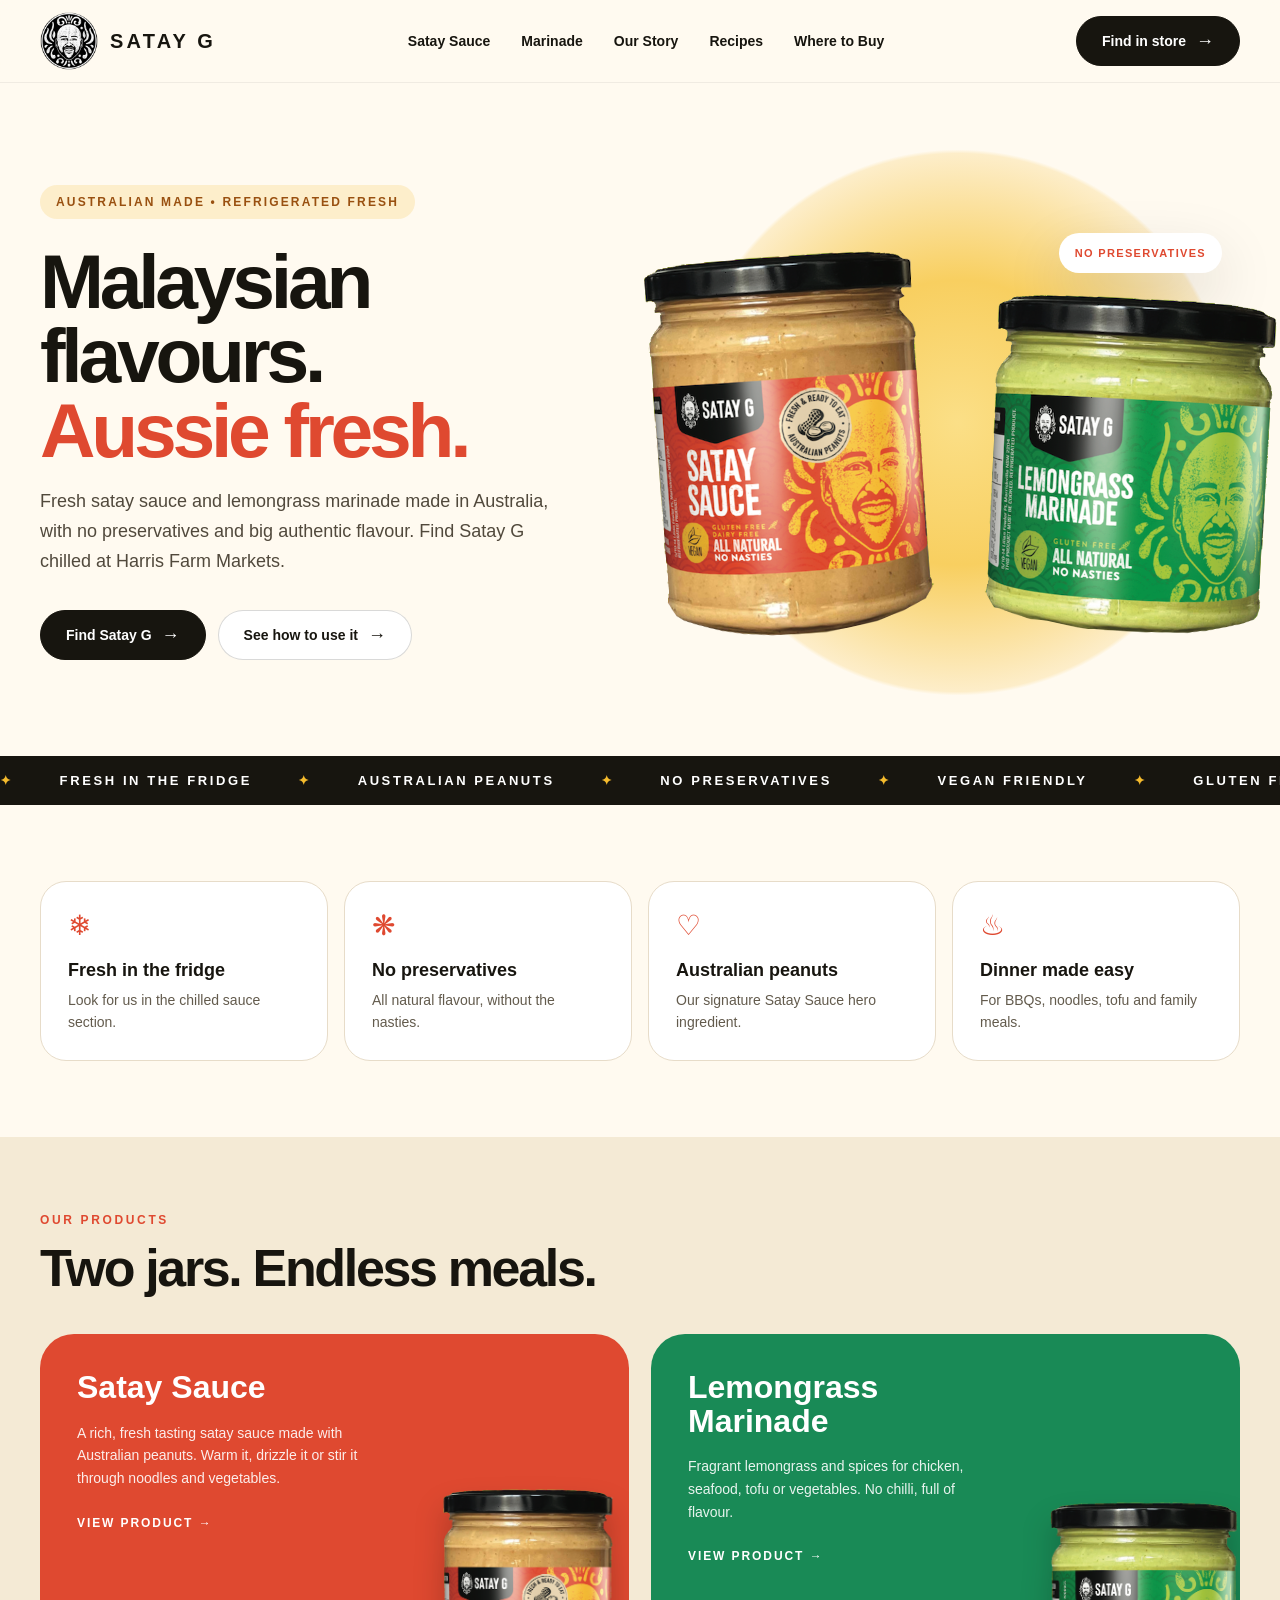
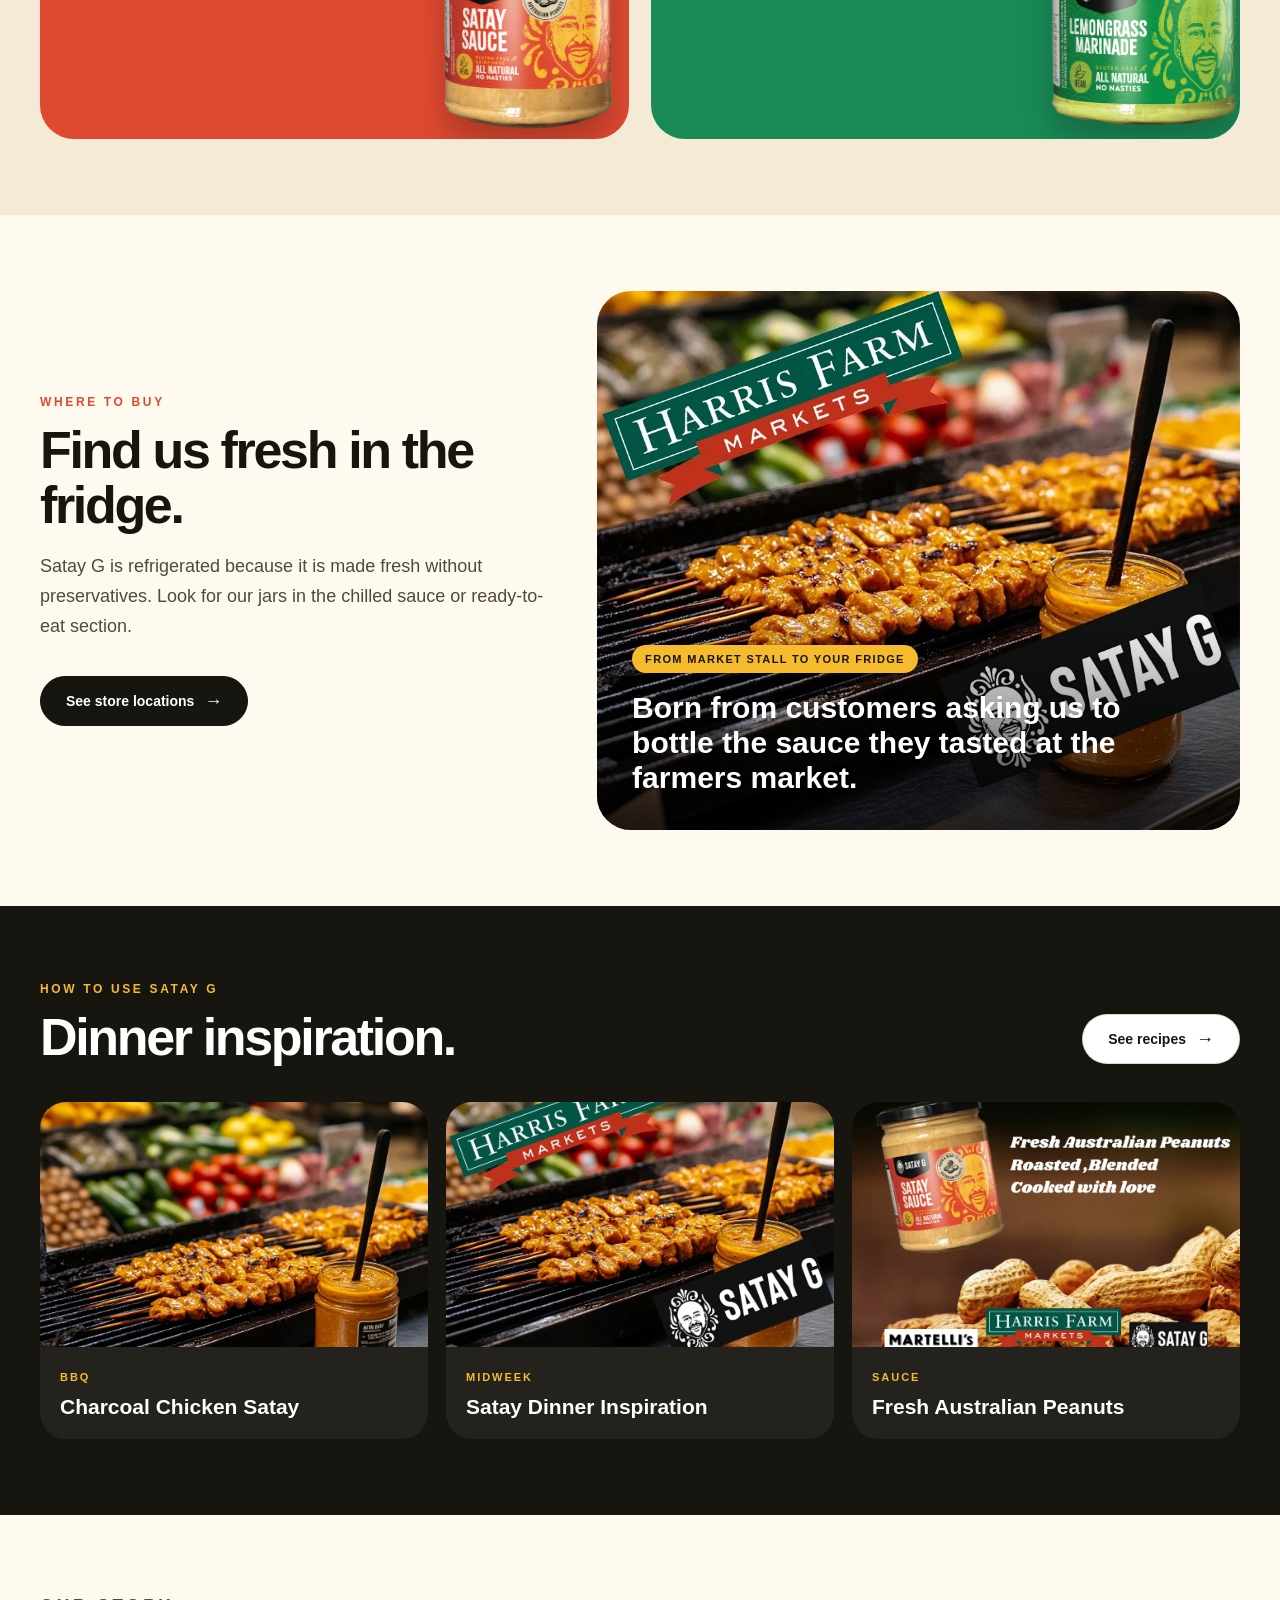
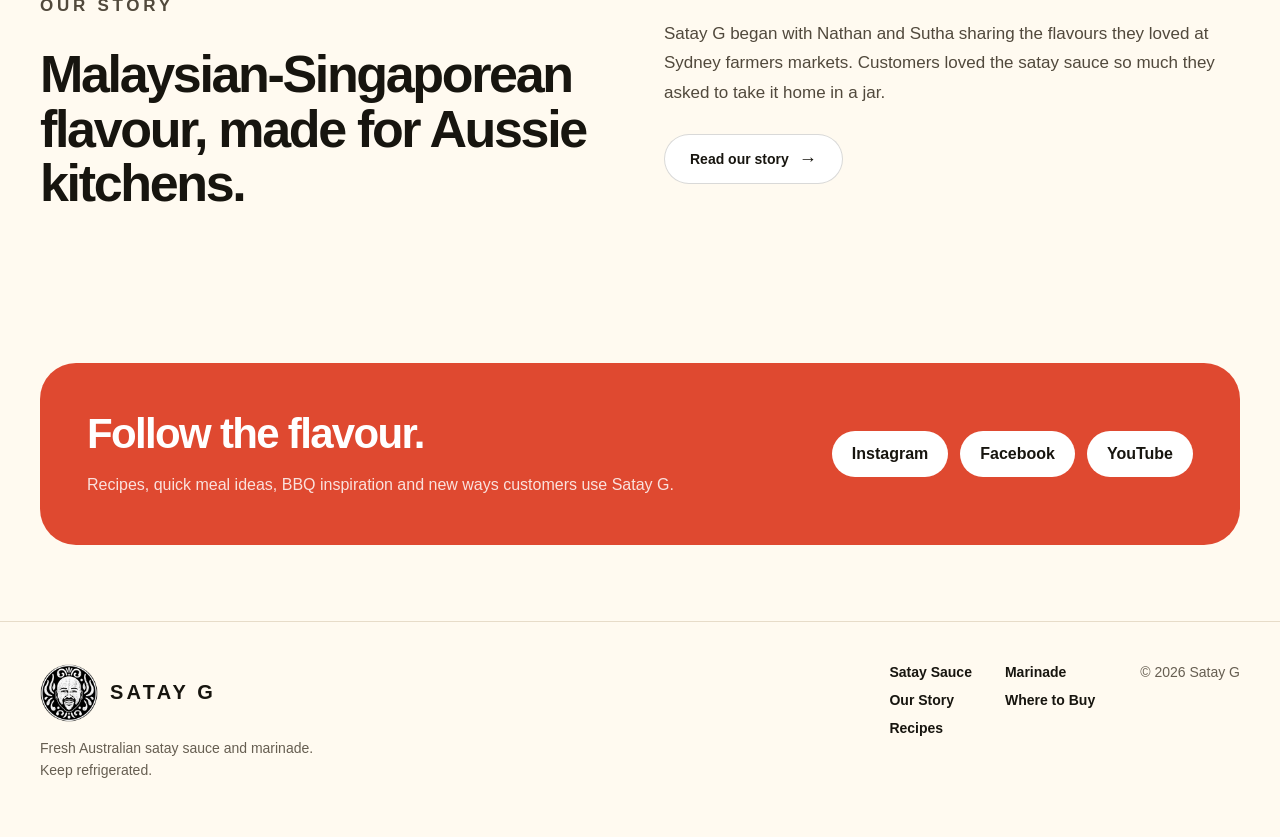
<file: index.html>
<!doctype html>
<html lang="en">
  <head>
    <meta charset="utf-8" />
    <meta name="viewport" content="width=device-width, initial-scale=1" />
    <meta name="referrer" content="strict-origin-when-cross-origin" />
    <meta http-equiv="X-Content-Type-Options" content="nosniff" />
    <meta
      http-equiv="Content-Security-Policy"
      content="default-src 'self'; script-src 'self'; style-src 'self' 'unsafe-inline'; img-src 'self'; font-src 'self'; connect-src 'self'; form-action 'none'; frame-ancestors 'none'; base-uri 'self'; upgrade-insecure-requests"
    />
    <title>Satay G | Fresh Australian Satay Sauce & Lemongrass Marinade</title>
    <meta
      name="description"
      content="Fresh Australian made satay sauce and lemongrass marinade with no preservatives. Find Satay G refrigerated at Harris Farm Markets."
    />
    <link rel="canonical" href="https://www.satayg.com/" />
    <link rel="icon" href="/assets/images/favicon.ico" sizes="any" />
    <link rel="icon" type="image/png" href="/assets/images/favicon-32.png" />
    <link rel="apple-touch-icon" href="/assets/images/apple-touch-icon.png" />
    <meta property="og:type" content="website" />
    <meta
      property="og:title"
      content="Satay G | Fresh Australian Satay Sauce & Lemongrass Marinade"
    />
    <meta
      property="og:description"
      content="Fresh Australian made satay sauce and lemongrass marinade with no preservatives. Find Satay G refrigerated at Harris Farm Markets."
    />
    <meta property="og:url" content="https://www.satayg.com/" />
    <meta
      property="og:image"
      content="https://www.satayg.com/assets/images/australian-peanuts.webp"
    />
    <meta name="twitter:card" content="summary_large_image" />
    <link rel="stylesheet" href="/assets/css/styles.css" />
    <script type="application/ld+json">
      [
        {
          "@context": "https://schema.org",
          "@type": "Organization",
          "name": "Satay G",
          "url": "https://www.satayg.com",
          "logo": "https://www.satayg.com/assets/images/satay-g-mark.png",
          "description": "Fresh Australian made satay sauce and lemongrass marinade inspired by Malaysian and Singaporean flavours.",
          "foundingDate": "2016",
          "founders": [
            { "@type": "Person", "name": "Nathan Sivam-Raja" },
            { "@type": "Person", "name": "Sutha Sivam-Raja" }
          ],
          "sameAs": [
            "https://www.facebook.com/satayg",
            "https://www.instagram.com/satay_g",
            "https://www.youtube.com/@satayg"
          ]
        },
        {
          "@context": "https://schema.org",
          "@type": "WebSite",
          "name": "Satay G",
          "url": "https://www.satayg.com"
        }
      ]
    </script>
  </head>
  <body>
    <header class="site-header">
      <div class="container header-inner">
        <a class="brand" href="/" aria-label="Satay G home"
          ><img
            class="brand-mark spin"
            src="/assets/images/satay-g-mark.png"
            alt="Satay G emblem"
          /><span>SATAY G</span></a
        >
        <nav class="nav" aria-label="Main navigation">
          <a href="/satay-sauce/">Satay Sauce</a><a href="/lemongrass-marinade/">Marinade</a
          ><a href="/our-story/">Our Story</a><a href="/recipes/">Recipes</a
          ><a href="/where-to-buy/">Where to Buy</a>
        </nav>
        <div class="header-cta">
          <a class="button primary" href="/where-to-buy/"
            >Find in store <span class="arrow">→</span></a
          >
        </div>
        <button
          class="mobile-toggle"
          type="button"
          data-menu-toggle
          aria-expanded="false"
          aria-label="Open menu"
        >
          ☰
        </button>
      </div>
      <nav class="container mobile-nav" data-mobile-nav aria-label="Mobile navigation">
        <a href="/satay-sauce/">Satay Sauce</a><a href="/lemongrass-marinade/">Marinade</a
        ><a href="/our-story/">Our Story</a><a href="/recipes/">Recipes</a
        ><a href="/where-to-buy/">Where to Buy</a>
      </nav>
    </header>
    <main>
      <section class="hero">
        <div class="container hero-grid">
          <div>
            <span class="eyebrow">AUSTRALIAN MADE • REFRIGERATED FRESH</span>
            <h1>Malaysian<br />flavours.<br /><span class="red">Aussie fresh.</span></h1>
            <p class="lead">
              Fresh satay sauce and lemongrass marinade made in Australia, with no preservatives and
              big authentic flavour. Find Satay G chilled at Harris Farm Markets.
            </p>
            <div class="actions">
              <a class="button primary" href="/where-to-buy/"
                >Find Satay G <span class="arrow">→</span></a
              ><a class="button" href="/recipes/">See how to use it <span class="arrow">→</span></a>
            </div>
          </div>
          <div class="hero-product">
            <div class="hero-jars">
              <img
                class="hero-jar sauce"
                src="/assets/images/satay-sauce.png"
                alt="Satay G Satay Sauce jar"
              /><img
                class="hero-jar marinade"
                src="/assets/images/lemongrass-marinade.png"
                alt="Satay G Lemongrass Marinade jar"
              />
            </div>
            <span class="float-pill">No preservatives</span
            ><span class="float-dark">Australian peanuts</span>
          </div>
        </div>
      </section>
      <section class="ticker">
        <div class="ticker-track">
          <span>Fresh in the fridge</span><span>Australian peanuts</span
          ><span>No preservatives</span><span>Vegan friendly</span><span>Gluten free</span
          ><span>Made for family meals</span><span>Fresh in the fridge</span
          ><span>Australian peanuts</span><span>No preservatives</span><span>Vegan friendly</span
          ><span>Gluten free</span><span>Made for family meals</span><span>Fresh in the fridge</span
          ><span>Australian peanuts</span><span>No preservatives</span><span>Vegan friendly</span
          ><span>Gluten free</span><span>Made for family meals</span>
        </div>
      </section>
      <section class="section">
        <div class="container benefits">
          <article class="benefit">
            <span class="icon">❄</span>
            <h2>Fresh in the fridge</h2>
            <p>Look for us in the chilled sauce section.</p>
          </article>
          <article class="benefit">
            <span class="icon">❋</span>
            <h2>No preservatives</h2>
            <p>All natural flavour, without the nasties.</p>
          </article>
          <article class="benefit">
            <span class="icon">♡</span>
            <h2>Australian peanuts</h2>
            <p>Our signature Satay Sauce hero ingredient.</p>
          </article>
          <article class="benefit">
            <span class="icon">♨</span>
            <h2>Dinner made easy</h2>
            <p>For BBQs, noodles, tofu and family meals.</p>
          </article>
        </div>
      </section>
      <section class="section sand">
        <div class="container">
          <p class="kicker">OUR PRODUCTS</p>
          <h2 class="title">Two jars. Endless meals.</h2>
          <div class="product-grid">
            <article class="product-card sauce">
              <div class="product-copy">
                <h3>Satay Sauce</h3>
                <p>
                  A rich, fresh tasting satay sauce made with Australian peanuts. Warm it, drizzle
                  it or stir it through noodles and vegetables.
                </p>
                <a class="text-link" href="/satay-sauce/">View product →</a>
              </div>
              <img
                class="product-image"
                src="/assets/images/satay-sauce.png"
                alt="Satay G Satay Sauce jar"
              />
            </article>
            <article class="product-card marinade">
              <div class="product-copy">
                <h3>Lemongrass Marinade</h3>
                <p>
                  Fragrant lemongrass and spices for chicken, seafood, tofu or vegetables. No
                  chilli, full of flavour.
                </p>
                <a class="text-link" href="/lemongrass-marinade/">View product →</a>
              </div>
              <img
                class="product-image"
                src="/assets/images/lemongrass-marinade.png"
                alt="Satay G Lemongrass Marinade jar"
              />
            </article>
          </div>
        </div>
      </section>
      <section class="section">
        <div class="container split">
          <div>
            <p class="kicker">WHERE TO BUY</p>
            <h2 class="title">Find us fresh in the fridge.</h2>
            <p class="lead">
              Satay G is refrigerated because it is made fresh without preservatives. Look for our
              jars in the chilled sauce or ready-to-eat section.
            </p>
            <div class="actions">
              <a class="button primary" href="/where-to-buy/"
                >See store locations <span class="arrow">→</span></a
              >
            </div>
          </div>
          <div class="feature-photo">
            <img
              src="/assets/images/harris-farm-satay.webp"
              alt="Satay G satay skewers and sauce at Harris Farm Markets"
            />
            <div class="photo-overlay">
              <span class="tag">From market stall to your fridge</span>
              <h3>
                Born from customers asking us to bottle the sauce they tasted at the farmers market.
              </h3>
            </div>
          </div>
        </div>
      </section>
      <section class="section dark">
        <div class="container">
          <div class="heading-flex">
            <div>
              <p class="kicker">HOW TO USE SATAY G</p>
              <h2 class="title">Dinner inspiration.</h2>
            </div>
            <a class="button" href="/recipes/">See recipes <span class="arrow">→</span></a>
          </div>
          <div class="recipe-grid">
            <article class="recipe-card">
              <img
                src="/assets/images/satay-grill.webp"
                alt="Chicken satay skewers cooking on the grill"
              />
              <div class="recipe-body">
                <span class="recipe-type">BBQ</span>
                <h3>Charcoal Chicken Satay</h3>
              </div>
            </article>
            <article class="recipe-card">
              <img
                src="/assets/images/harris-farm-satay.webp"
                alt="Satay G chicken skewers and sauce"
              />
              <div class="recipe-body">
                <span class="recipe-type">MIDWEEK</span>
                <h3>Satay Dinner Inspiration</h3>
              </div>
            </article>
            <article class="recipe-card">
              <img
                src="/assets/images/australian-peanuts.webp"
                alt="Satay G sauce made with Australian peanuts"
              />
              <div class="recipe-body">
                <span class="recipe-type">SAUCE</span>
                <h3>Fresh Australian Peanuts</h3>
              </div>
            </article>
          </div>
        </div>
      </section>
      <section class="section">
        <div class="container story-grid">
          <div>
            <p class="kicker">OUR STORY</p>
            <h2 class="title">Malaysian-Singaporean flavour, made for Aussie kitchens.</h2>
          </div>
          <div>
            <p>
              Satay G began with Nathan and Sutha sharing the flavours they loved at Sydney farmers
              markets. Customers loved the satay sauce so much they asked to take it home in a jar.
            </p>
            <a class="button" href="/our-story/">Read our story <span class="arrow">→</span></a>
          </div>
        </div>
      </section>
      <section class="section">
        <div class="container">
          <div class="social-panel">
            <div>
              <h2>Follow the flavour.</h2>
              <p>Recipes, quick meal ideas, BBQ inspiration and new ways customers use Satay G.</p>
            </div>
            <div class="social-buttons">
              <a
                class="social-button"
                target="_blank"
                rel="noopener noreferrer"
                href="https://www.instagram.com/satay_g"
                >Instagram</a
              ><a
                class="social-button"
                target="_blank"
                rel="noopener noreferrer"
                href="https://www.facebook.com/satayg"
                >Facebook</a
              ><a
                class="social-button"
                target="_blank"
                rel="noopener noreferrer"
                href="https://www.youtube.com/@satayg"
                >YouTube</a
              >
            </div>
          </div>
        </div>
      </section>
    </main>
    <footer class="site-footer">
      <div class="container footer-grid">
        <div>
          <a class="brand" href="/"
            ><img
              class="brand-mark"
              src="/assets/images/satay-g-mark.png"
              alt="Satay G emblem"
            /><span>SATAY G</span></a
          >
          <p class="footer-copy">Fresh Australian satay sauce and marinade. Keep refrigerated.</p>
        </div>
        <nav class="footer-links" aria-label="Footer navigation">
          <a href="/satay-sauce/">Satay Sauce</a><a href="/lemongrass-marinade/">Marinade</a
          ><a href="/our-story/">Our Story</a><a href="/where-to-buy/">Where to Buy</a
          ><a href="/recipes/">Recipes</a>
        </nav>
        <div class="copyright">© 2026 Satay G</div>
      </div>
    </footer>
    <script src="/assets/js/main.js"></script>
  </body>
</html>
</file>
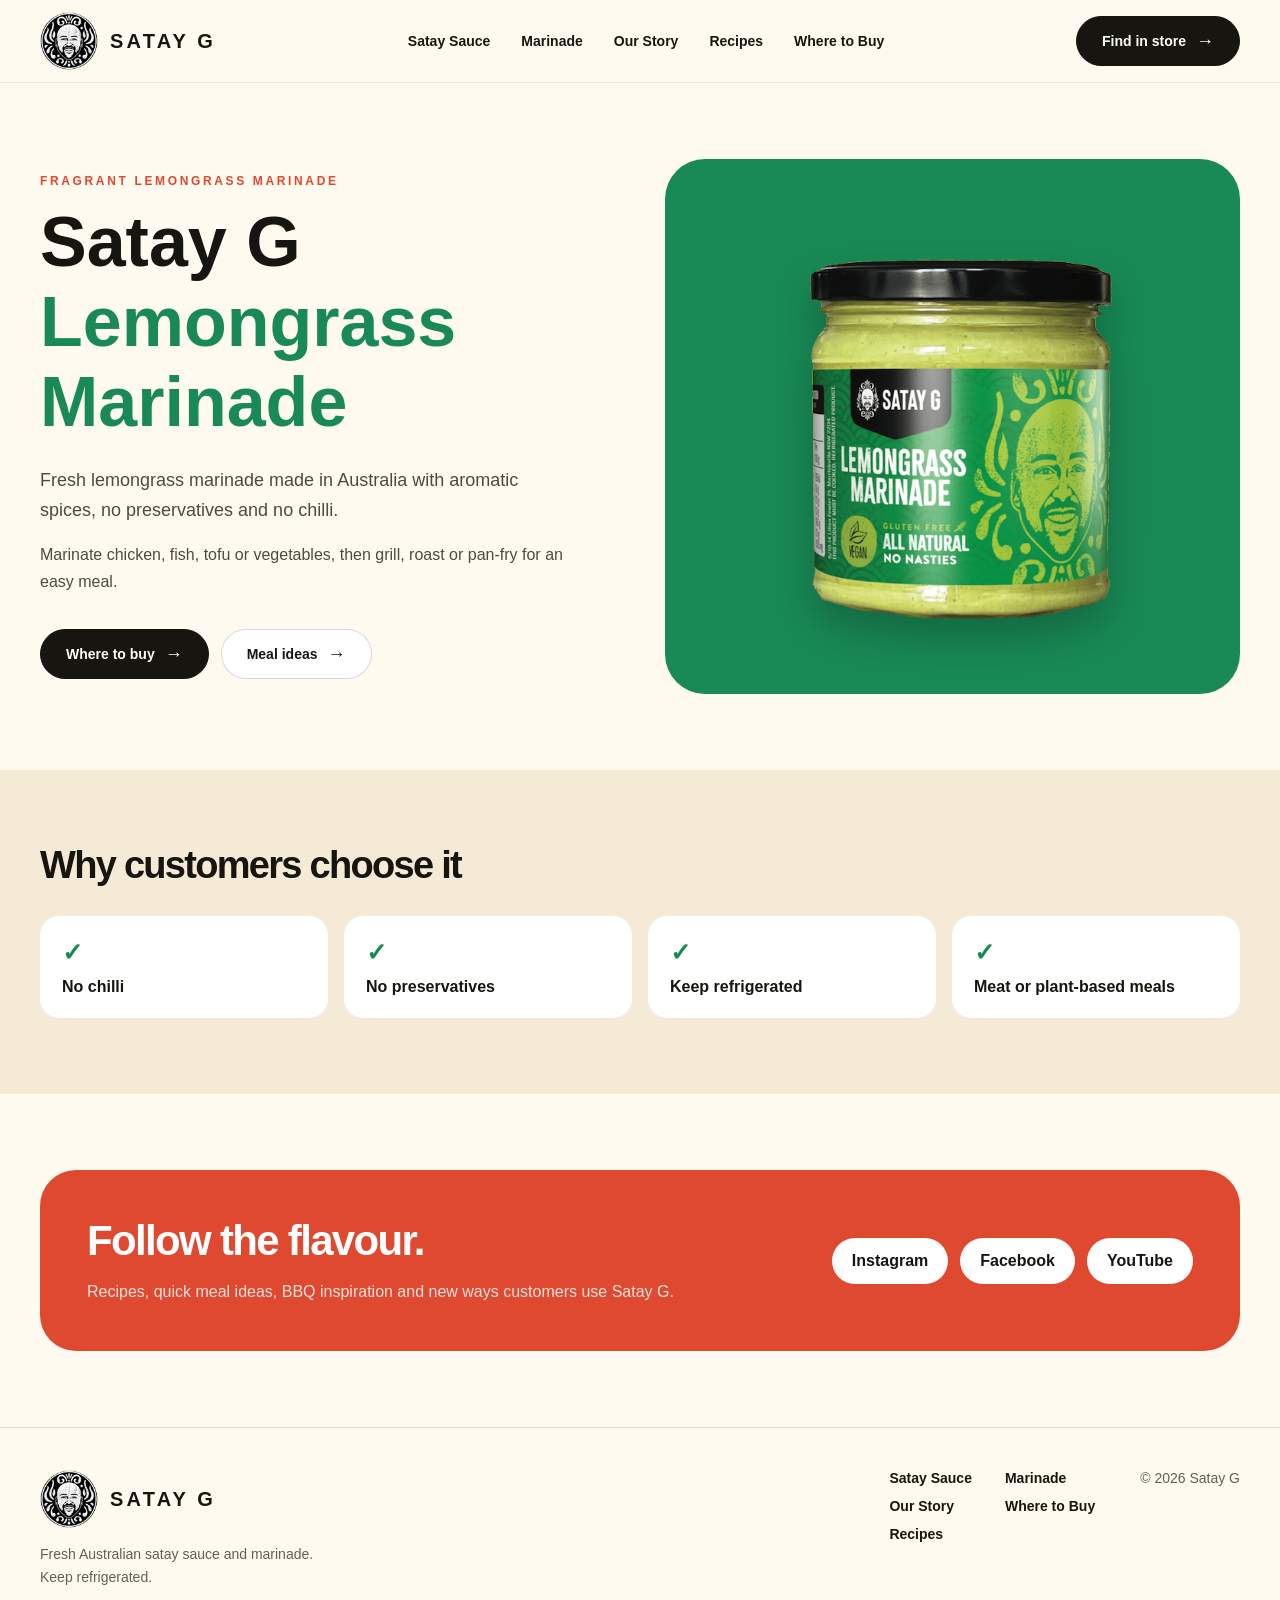
<file: lemongrass-marinade/index.html>
<!doctype html>
<html lang="en">
  <head>
    <meta charset="utf-8" />
    <meta name="viewport" content="width=device-width, initial-scale=1" />
    <meta name="referrer" content="strict-origin-when-cross-origin" />
    <meta http-equiv="X-Content-Type-Options" content="nosniff" />
    <meta
      http-equiv="Content-Security-Policy"
      content="default-src 'self'; script-src 'self'; style-src 'self' 'unsafe-inline'; img-src 'self'; font-src 'self'; connect-src 'self'; form-action 'none'; frame-ancestors 'none'; base-uri 'self'; upgrade-insecure-requests"
    />
    <title>Lemongrass Marinade | Satay G Fresh Australian Made</title>
    <meta
      name="description"
      content="Fresh lemongrass marinade made in Australia with aromatic spices, no preservatives and no chilli."
    />
    <link rel="canonical" href="https://www.satayg.com/lemongrass-marinade/" />
    <link rel="icon" href="/assets/images/favicon.ico" sizes="any" />
    <link rel="icon" type="image/png" href="/assets/images/favicon-32.png" />
    <link rel="apple-touch-icon" href="/assets/images/apple-touch-icon.png" />
    <meta property="og:type" content="website" />
    <meta property="og:title" content="Lemongrass Marinade | Satay G Fresh Australian Made" />
    <meta
      property="og:description"
      content="Fresh lemongrass marinade made in Australia with aromatic spices, no preservatives and no chilli."
    />
    <meta property="og:url" content="https://www.satayg.com/lemongrass-marinade/" />
    <meta
      property="og:image"
      content="https://www.satayg.com/assets/images/lemongrass-marinade.png"
    />
    <meta name="twitter:card" content="summary_large_image" />
    <link rel="stylesheet" href="/assets/css/styles.css" />
    <script type="application/ld+json">
      {
        "@context": "https://schema.org",
        "@type": "Product",
        "name": "Satay G Lemongrass Marinade",
        "image": ["https://www.satayg.com/assets/images/lemongrass-marinade.png"],
        "description": "Fresh lemongrass marinade made in Australia with aromatic spices, no preservatives and no chilli.",
        "brand": { "@type": "Brand", "name": "Satay G" },
        "category": "Refrigerated marinade",
        "url": "https://www.satayg.com/lemongrass-marinade/"
      }
    </script>
  </head>
  <body>
    <header class="site-header">
      <div class="container header-inner">
        <a class="brand" href="/" aria-label="Satay G home"
          ><img
            class="brand-mark spin"
            src="/assets/images/satay-g-mark.png"
            alt="Satay G emblem"
          /><span>SATAY G</span></a
        >
        <nav class="nav" aria-label="Main navigation">
          <a href="/satay-sauce/">Satay Sauce</a><a href="/lemongrass-marinade/">Marinade</a
          ><a href="/our-story/">Our Story</a><a href="/recipes/">Recipes</a
          ><a href="/where-to-buy/">Where to Buy</a>
        </nav>
        <div class="header-cta">
          <a class="button primary" href="/where-to-buy/"
            >Find in store <span class="arrow">→</span></a
          >
        </div>
        <button
          class="mobile-toggle"
          type="button"
          data-menu-toggle
          aria-expanded="false"
          aria-label="Open menu"
        >
          ☰
        </button>
      </div>
      <nav class="container mobile-nav" data-mobile-nav aria-label="Mobile navigation">
        <a href="/satay-sauce/">Satay Sauce</a><a href="/lemongrass-marinade/">Marinade</a
        ><a href="/our-story/">Our Story</a><a href="/recipes/">Recipes</a
        ><a href="/where-to-buy/">Where to Buy</a>
      </nav>
    </header>
    <main>
      <section class="section">
        <div class="container product-detail">
          <div>
            <p class="kicker">FRAGRANT LEMONGRASS MARINADE</p>
            <h1 class="title" style="font-size: clamp(48px, 5.5vw, 70px); margin: 0">
              Satay G<br /><span style="color: #198a56">Lemongrass Marinade</span>
            </h1>
            <p class="lead" style="margin-top: 24px">
              Fresh lemongrass marinade made in Australia with aromatic spices, no preservatives and
              no chilli.
            </p>
            <p class="lead" style="margin-top: 17px; font-size: 16px">
              Marinate chicken, fish, tofu or vegetables, then grill, roast or pan-fry for an easy
              meal.
            </p>
            <div class="actions">
              <a class="button primary" href="/where-to-buy/"
                >Where to buy <span class="arrow">→</span></a
              ><a class="button" href="/recipes/">Meal ideas <span class="arrow">→</span></a>
            </div>
          </div>
          <div class="product-stage" style="background: #198a56">
            <img
              src="/assets/images/lemongrass-marinade.png"
              alt="Satay G Lemongrass Marinade jar"
            />
          </div>
        </div>
      </section>
      <section class="section sand">
        <div class="container">
          <h2 class="title" style="font-size: 38px">Why customers choose it</h2>
          <div class="feature-grid">
            <div class="feature-item"><span>✓</span>No chilli</div>
            <div class="feature-item"><span>✓</span>No preservatives</div>
            <div class="feature-item"><span>✓</span>Keep refrigerated</div>
            <div class="feature-item"><span>✓</span>Meat or plant-based meals</div>
          </div>
        </div>
      </section>
      <section class="section">
        <div class="container">
          <div class="social-panel">
            <div>
              <h2>Follow the flavour.</h2>
              <p>Recipes, quick meal ideas, BBQ inspiration and new ways customers use Satay G.</p>
            </div>
            <div class="social-buttons">
              <a
                class="social-button"
                target="_blank"
                rel="noopener noreferrer"
                href="https://www.instagram.com/satay_g"
                >Instagram</a
              ><a
                class="social-button"
                target="_blank"
                rel="noopener noreferrer"
                href="https://www.facebook.com/satayg"
                >Facebook</a
              ><a
                class="social-button"
                target="_blank"
                rel="noopener noreferrer"
                href="https://www.youtube.com/@satayg"
                >YouTube</a
              >
            </div>
          </div>
        </div>
      </section>
    </main>
    <footer class="site-footer">
      <div class="container footer-grid">
        <div>
          <a class="brand" href="/"
            ><img
              class="brand-mark"
              src="/assets/images/satay-g-mark.png"
              alt="Satay G emblem"
            /><span>SATAY G</span></a
          >
          <p class="footer-copy">Fresh Australian satay sauce and marinade. Keep refrigerated.</p>
        </div>
        <nav class="footer-links" aria-label="Footer navigation">
          <a href="/satay-sauce/">Satay Sauce</a><a href="/lemongrass-marinade/">Marinade</a
          ><a href="/our-story/">Our Story</a><a href="/where-to-buy/">Where to Buy</a
          ><a href="/recipes/">Recipes</a>
        </nav>
        <div class="copyright">© 2026 Satay G</div>
      </div>
    </footer>
    <script src="/assets/js/main.js"></script>
  </body>
</html>
</file>
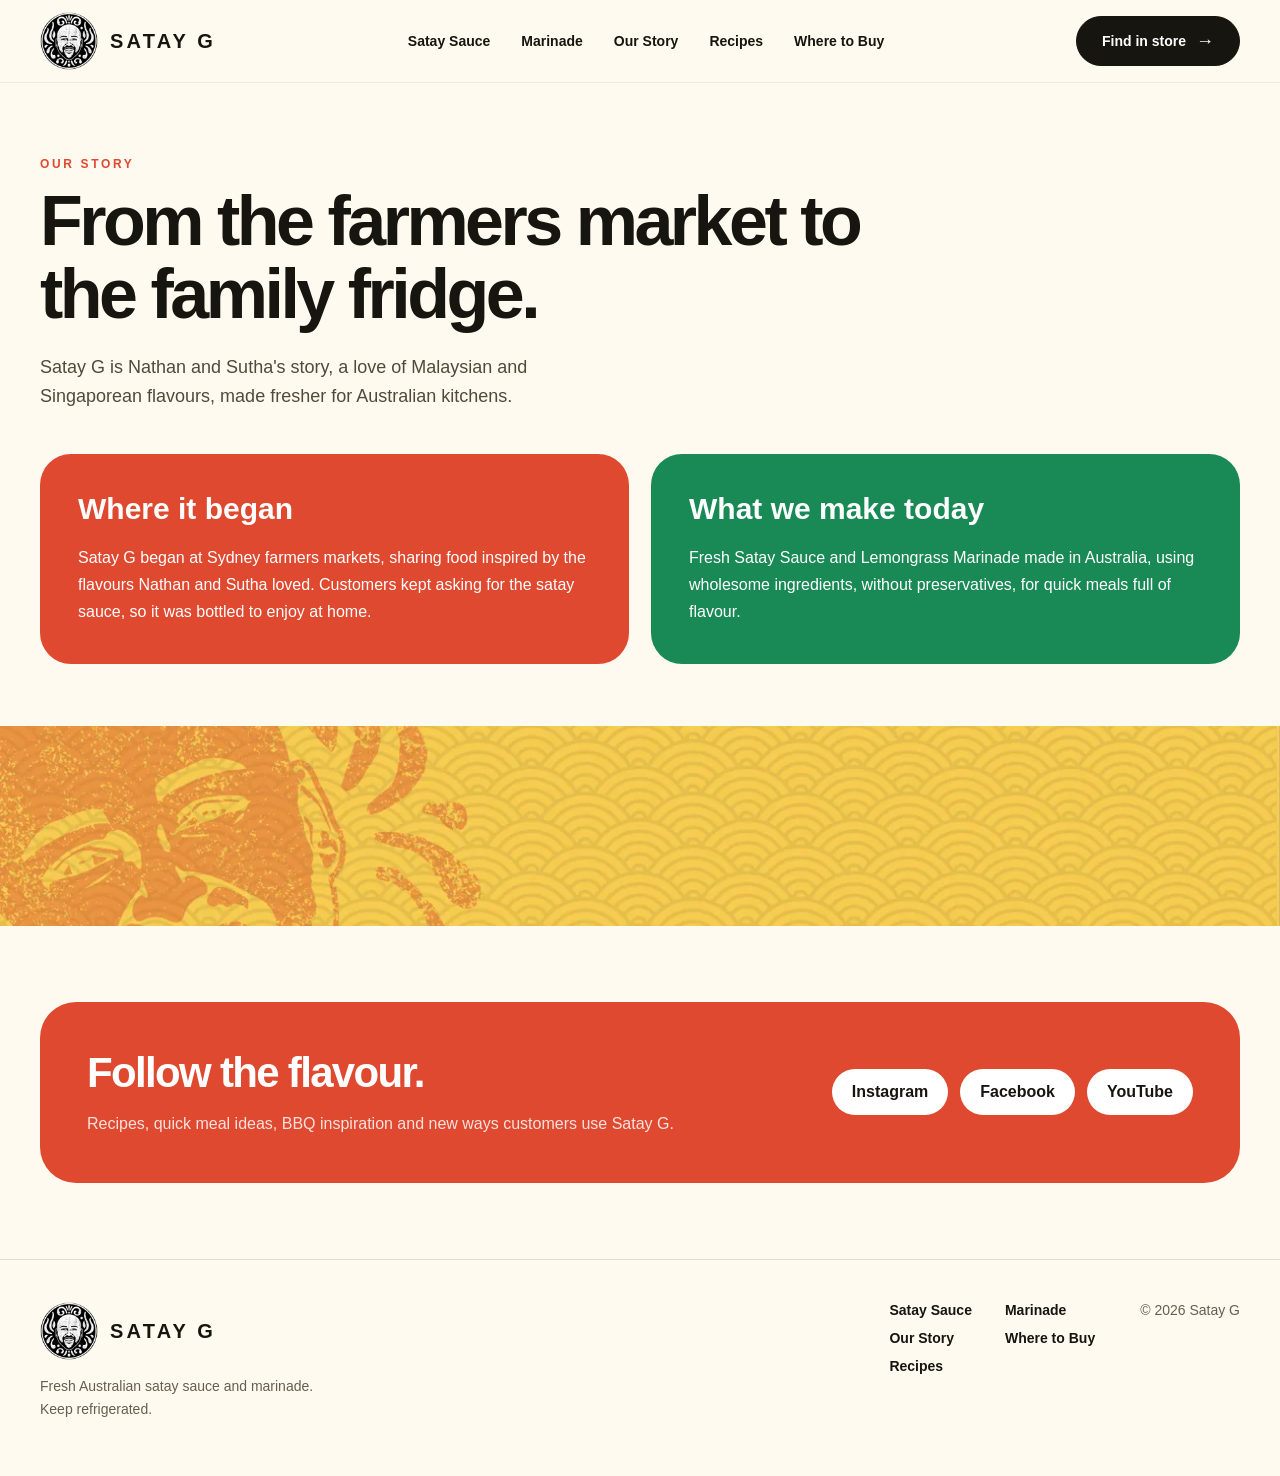
<file: our-story/index.html>
<!doctype html>
<html lang="en">
  <head>
    <meta charset="utf-8" />
    <meta name="viewport" content="width=device-width, initial-scale=1" />
    <meta name="referrer" content="strict-origin-when-cross-origin" />
    <meta http-equiv="X-Content-Type-Options" content="nosniff" />
    <meta
      http-equiv="Content-Security-Policy"
      content="default-src 'self'; script-src 'self'; style-src 'self' 'unsafe-inline'; img-src 'self'; font-src 'self'; connect-src 'self'; form-action 'none'; frame-ancestors 'none'; base-uri 'self'; upgrade-insecure-requests"
    />
    <title>Our Story | Satay G</title>
    <meta
      name="description"
      content="Discover how Nathan and Sutha created Satay G, fresh Malaysian-Singaporean inspired sauces made for Australian family kitchens."
    />
    <link rel="canonical" href="https://www.satayg.com/our-story/" />
    <link rel="icon" href="/assets/images/favicon.ico" sizes="any" />
    <link rel="icon" type="image/png" href="/assets/images/favicon-32.png" />
    <link rel="apple-touch-icon" href="/assets/images/apple-touch-icon.png" />
    <meta property="og:type" content="website" />
    <meta property="og:title" content="Our Story | Satay G" />
    <meta
      property="og:description"
      content="Discover how Nathan and Sutha created Satay G, fresh Malaysian-Singaporean inspired sauces made for Australian family kitchens."
    />
    <meta property="og:url" content="https://www.satayg.com/our-story/" />
    <meta
      property="og:image"
      content="https://www.satayg.com/assets/images/australian-peanuts.webp"
    />
    <meta name="twitter:card" content="summary_large_image" />
    <link rel="stylesheet" href="/assets/css/styles.css" />
    <script type="application/ld+json">
      {
        "@context": "https://schema.org",
        "@type": "Organization",
        "name": "Satay G",
        "url": "https://www.satayg.com",
        "logo": "https://www.satayg.com/assets/images/satay-g-mark.png",
        "description": "Fresh Australian made satay sauce and lemongrass marinade inspired by Malaysian and Singaporean flavours.",
        "foundingDate": "2016",
        "founders": [
          { "@type": "Person", "name": "Nathan Sivam-Raja" },
          { "@type": "Person", "name": "Sutha Sivam-Raja" }
        ],
        "sameAs": [
          "https://www.facebook.com/satayg",
          "https://www.instagram.com/satay_g",
          "https://www.youtube.com/@satayg"
        ]
      }
    </script>
  </head>
  <body>
    <header class="site-header">
      <div class="container header-inner">
        <a class="brand" href="/" aria-label="Satay G home"
          ><img
            class="brand-mark spin"
            src="/assets/images/satay-g-mark.png"
            alt="Satay G emblem"
          /><span>SATAY G</span></a
        >
        <nav class="nav" aria-label="Main navigation">
          <a href="/satay-sauce/">Satay Sauce</a><a href="/lemongrass-marinade/">Marinade</a
          ><a href="/our-story/">Our Story</a><a href="/recipes/">Recipes</a
          ><a href="/where-to-buy/">Where to Buy</a>
        </nav>
        <div class="header-cta">
          <a class="button primary" href="/where-to-buy/"
            >Find in store <span class="arrow">→</span></a
          >
        </div>
        <button
          class="mobile-toggle"
          type="button"
          data-menu-toggle
          aria-expanded="false"
          aria-label="Open menu"
        >
          ☰
        </button>
      </div>
      <nav class="container mobile-nav" data-mobile-nav aria-label="Mobile navigation">
        <a href="/satay-sauce/">Satay Sauce</a><a href="/lemongrass-marinade/">Marinade</a
        ><a href="/our-story/">Our Story</a><a href="/recipes/">Recipes</a
        ><a href="/where-to-buy/">Where to Buy</a>
      </nav>
    </header>
    <main>
      <section class="inner-hero">
        <div class="container">
          <p class="kicker">OUR STORY</p>
          <h1>From the farmers market to the family fridge.</h1>
          <p class="lead">
            Satay G is Nathan and Sutha's story, a love of Malaysian and Singaporean flavours, made
            fresher for Australian kitchens.
          </p>
          <div class="story-cards">
            <article class="story-card">
              <h2>Where it began</h2>
              <p>
                Satay G began at Sydney farmers markets, sharing food inspired by the flavours
                Nathan and Sutha loved. Customers kept asking for the satay sauce, so it was bottled
                to enjoy at home.
              </p>
            </article>
            <article class="story-card">
              <h2>What we make today</h2>
              <p>
                Fresh Satay Sauce and Lemongrass Marinade made in Australia, using wholesome
                ingredients, without preservatives, for quick meals full of flavour.
              </p>
            </article>
          </div>
        </div>
      </section>
      <section class="patterns pattern-strip" aria-hidden="true"></section>
      <section class="section">
        <div class="container">
          <div class="social-panel">
            <div>
              <h2>Follow the flavour.</h2>
              <p>Recipes, quick meal ideas, BBQ inspiration and new ways customers use Satay G.</p>
            </div>
            <div class="social-buttons">
              <a
                class="social-button"
                target="_blank"
                rel="noopener noreferrer"
                href="https://www.instagram.com/satay_g"
                >Instagram</a
              ><a
                class="social-button"
                target="_blank"
                rel="noopener noreferrer"
                href="https://www.facebook.com/satayg"
                >Facebook</a
              ><a
                class="social-button"
                target="_blank"
                rel="noopener noreferrer"
                href="https://www.youtube.com/@satayg"
                >YouTube</a
              >
            </div>
          </div>
        </div>
      </section>
    </main>
    <footer class="site-footer">
      <div class="container footer-grid">
        <div>
          <a class="brand" href="/"
            ><img
              class="brand-mark"
              src="/assets/images/satay-g-mark.png"
              alt="Satay G emblem"
            /><span>SATAY G</span></a
          >
          <p class="footer-copy">Fresh Australian satay sauce and marinade. Keep refrigerated.</p>
        </div>
        <nav class="footer-links" aria-label="Footer navigation">
          <a href="/satay-sauce/">Satay Sauce</a><a href="/lemongrass-marinade/">Marinade</a
          ><a href="/our-story/">Our Story</a><a href="/where-to-buy/">Where to Buy</a
          ><a href="/recipes/">Recipes</a>
        </nav>
        <div class="copyright">© 2026 Satay G</div>
      </div>
    </footer>
    <script src="/assets/js/main.js"></script>
  </body>
</html>
</file>
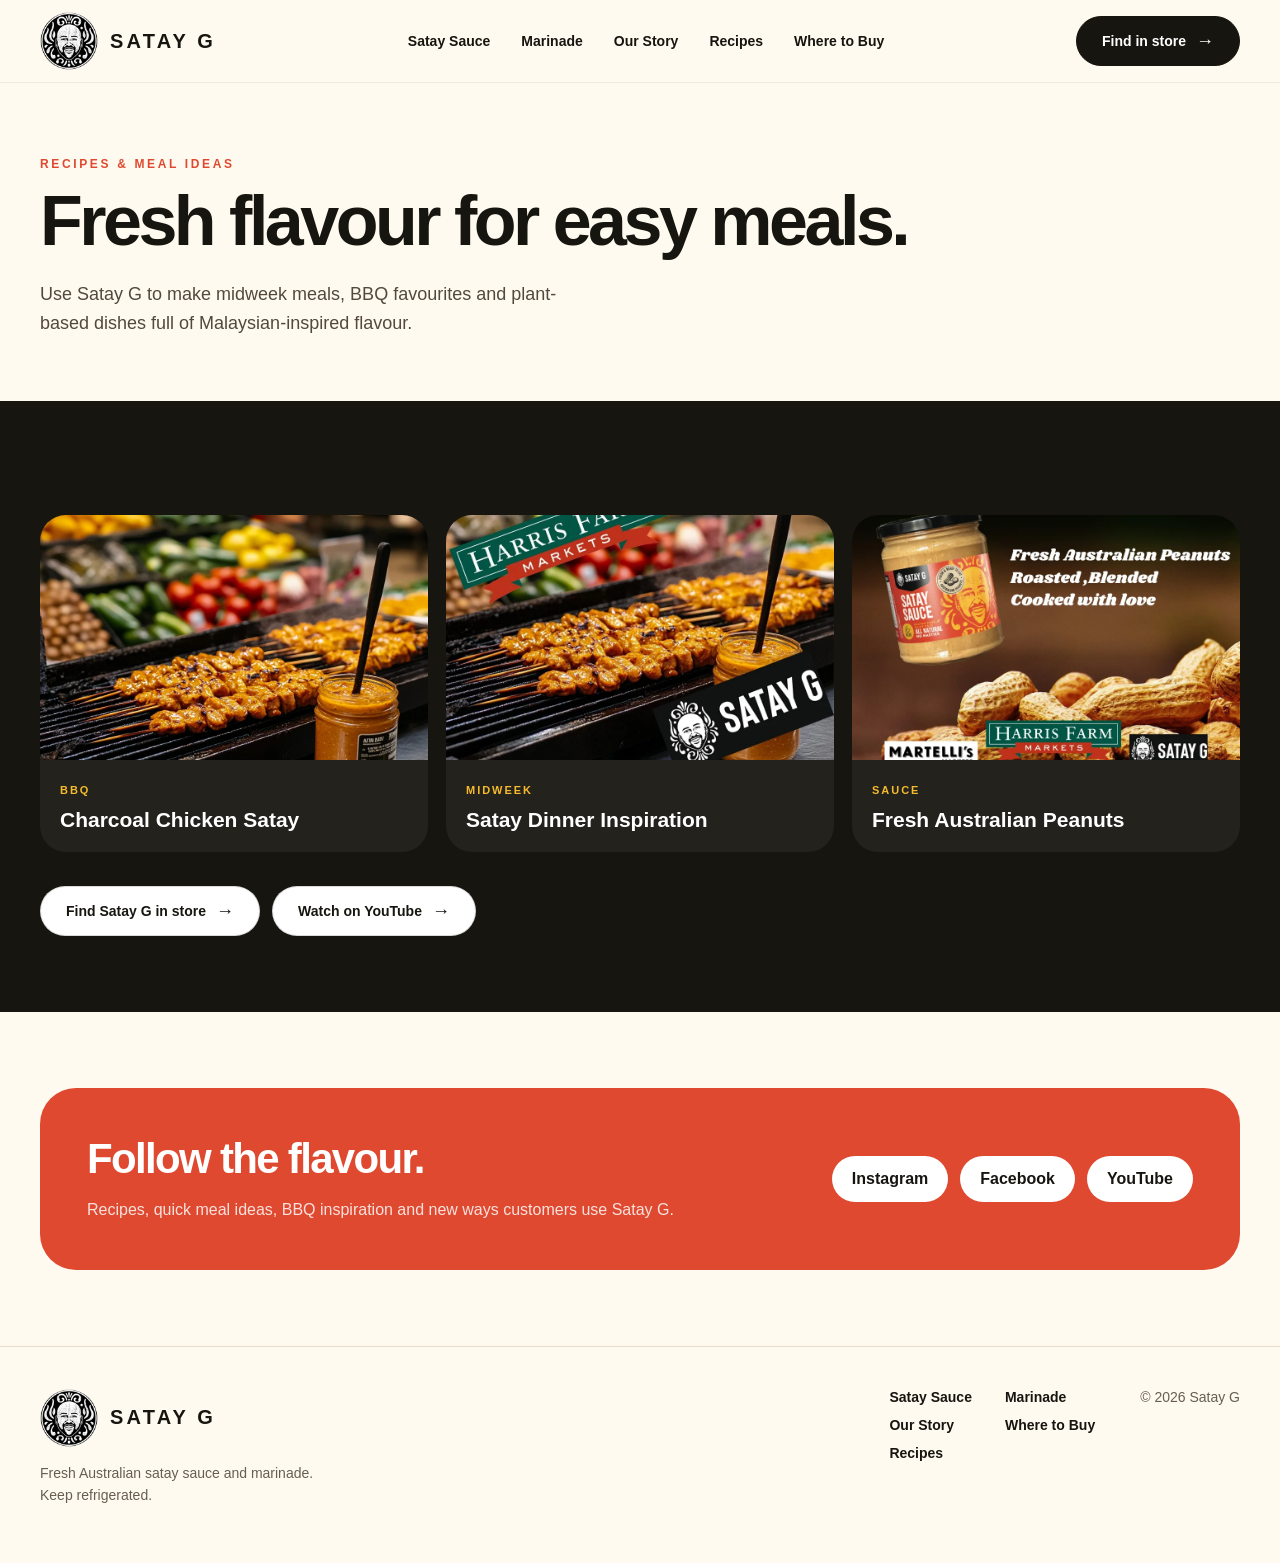
<file: recipes/index.html>
<!doctype html>
<html lang="en">
  <head>
    <meta charset="utf-8" />
    <meta name="viewport" content="width=device-width, initial-scale=1" />
    <meta name="referrer" content="strict-origin-when-cross-origin" />
    <meta http-equiv="X-Content-Type-Options" content="nosniff" />
    <meta
      http-equiv="Content-Security-Policy"
      content="default-src 'self'; script-src 'self'; style-src 'self' 'unsafe-inline'; img-src 'self'; font-src 'self'; connect-src 'self'; form-action 'none'; frame-ancestors 'none'; base-uri 'self'; upgrade-insecure-requests"
    />
    <title>Satay G Recipes | Quick Meal Ideas</title>
    <meta
      name="description"
      content="Discover easy meal inspiration using Satay G Satay Sauce and Lemongrass Marinade, from BBQ favourites to simple family dinners."
    />
    <link rel="canonical" href="https://www.satayg.com/recipes/" />
    <link rel="icon" href="/assets/images/favicon.ico" sizes="any" />
    <link rel="icon" type="image/png" href="/assets/images/favicon-32.png" />
    <link rel="apple-touch-icon" href="/assets/images/apple-touch-icon.png" />
    <meta property="og:type" content="website" />
    <meta property="og:title" content="Satay G Recipes | Quick Meal Ideas" />
    <meta
      property="og:description"
      content="Discover easy meal inspiration using Satay G Satay Sauce and Lemongrass Marinade, from BBQ favourites to simple family dinners."
    />
    <meta property="og:url" content="https://www.satayg.com/recipes/" />
    <meta
      property="og:image"
      content="https://www.satayg.com/assets/images/australian-peanuts.webp"
    />
    <meta name="twitter:card" content="summary_large_image" />
    <link rel="stylesheet" href="/assets/css/styles.css" />
  </head>
  <body>
    <header class="site-header">
      <div class="container header-inner">
        <a class="brand" href="/" aria-label="Satay G home"
          ><img
            class="brand-mark spin"
            src="/assets/images/satay-g-mark.png"
            alt="Satay G emblem"
          /><span>SATAY G</span></a
        >
        <nav class="nav" aria-label="Main navigation">
          <a href="/satay-sauce/">Satay Sauce</a><a href="/lemongrass-marinade/">Marinade</a
          ><a href="/our-story/">Our Story</a><a href="/recipes/">Recipes</a
          ><a href="/where-to-buy/">Where to Buy</a>
        </nav>
        <div class="header-cta">
          <a class="button primary" href="/where-to-buy/"
            >Find in store <span class="arrow">→</span></a
          >
        </div>
        <button
          class="mobile-toggle"
          type="button"
          data-menu-toggle
          aria-expanded="false"
          aria-label="Open menu"
        >
          ☰
        </button>
      </div>
      <nav class="container mobile-nav" data-mobile-nav aria-label="Mobile navigation">
        <a href="/satay-sauce/">Satay Sauce</a><a href="/lemongrass-marinade/">Marinade</a
        ><a href="/our-story/">Our Story</a><a href="/recipes/">Recipes</a
        ><a href="/where-to-buy/">Where to Buy</a>
      </nav>
    </header>
    <main>
      <section class="inner-hero">
        <div class="container">
          <p class="kicker">RECIPES &amp; MEAL IDEAS</p>
          <h1>Fresh flavour for easy meals.</h1>
          <p class="lead">
            Use Satay G to make midweek meals, BBQ favourites and plant-based dishes full of
            Malaysian-inspired flavour.
          </p>
        </div>
      </section>
      <section class="section dark">
        <div class="container">
          <div class="recipe-grid">
            <article class="recipe-card">
              <img
                src="/assets/images/satay-grill.webp"
                alt="Chicken satay skewers cooking on the grill"
              />
              <div class="recipe-body">
                <span class="recipe-type">BBQ</span>
                <h3>Charcoal Chicken Satay</h3>
              </div>
            </article>
            <article class="recipe-card">
              <img
                src="/assets/images/harris-farm-satay.webp"
                alt="Satay G chicken skewers and sauce"
              />
              <div class="recipe-body">
                <span class="recipe-type">MIDWEEK</span>
                <h3>Satay Dinner Inspiration</h3>
              </div>
            </article>
            <article class="recipe-card">
              <img
                src="/assets/images/australian-peanuts.webp"
                alt="Satay G sauce made with Australian peanuts"
              />
              <div class="recipe-body">
                <span class="recipe-type">SAUCE</span>
                <h3>Fresh Australian Peanuts</h3>
              </div>
            </article>
          </div>
          <div class="actions">
            <a class="button" href="/where-to-buy/"
              >Find Satay G in store <span class="arrow">→</span></a
            ><a
              class="button"
              target="_blank"
              rel="noopener noreferrer"
              href="https://www.youtube.com/@satayg"
              >Watch on YouTube <span class="arrow">→</span></a
            >
          </div>
        </div>
      </section>
      <section class="section">
        <div class="container">
          <div class="social-panel">
            <div>
              <h2>Follow the flavour.</h2>
              <p>Recipes, quick meal ideas, BBQ inspiration and new ways customers use Satay G.</p>
            </div>
            <div class="social-buttons">
              <a
                class="social-button"
                target="_blank"
                rel="noopener noreferrer"
                href="https://www.instagram.com/satay_g"
                >Instagram</a
              ><a
                class="social-button"
                target="_blank"
                rel="noopener noreferrer"
                href="https://www.facebook.com/satayg"
                >Facebook</a
              ><a
                class="social-button"
                target="_blank"
                rel="noopener noreferrer"
                href="https://www.youtube.com/@satayg"
                >YouTube</a
              >
            </div>
          </div>
        </div>
      </section>
    </main>
    <footer class="site-footer">
      <div class="container footer-grid">
        <div>
          <a class="brand" href="/"
            ><img
              class="brand-mark"
              src="/assets/images/satay-g-mark.png"
              alt="Satay G emblem"
            /><span>SATAY G</span></a
          >
          <p class="footer-copy">Fresh Australian satay sauce and marinade. Keep refrigerated.</p>
        </div>
        <nav class="footer-links" aria-label="Footer navigation">
          <a href="/satay-sauce/">Satay Sauce</a><a href="/lemongrass-marinade/">Marinade</a
          ><a href="/our-story/">Our Story</a><a href="/where-to-buy/">Where to Buy</a
          ><a href="/recipes/">Recipes</a>
        </nav>
        <div class="copyright">© 2026 Satay G</div>
      </div>
    </footer>
    <script src="/assets/js/main.js"></script>
  </body>
</html>
</file>
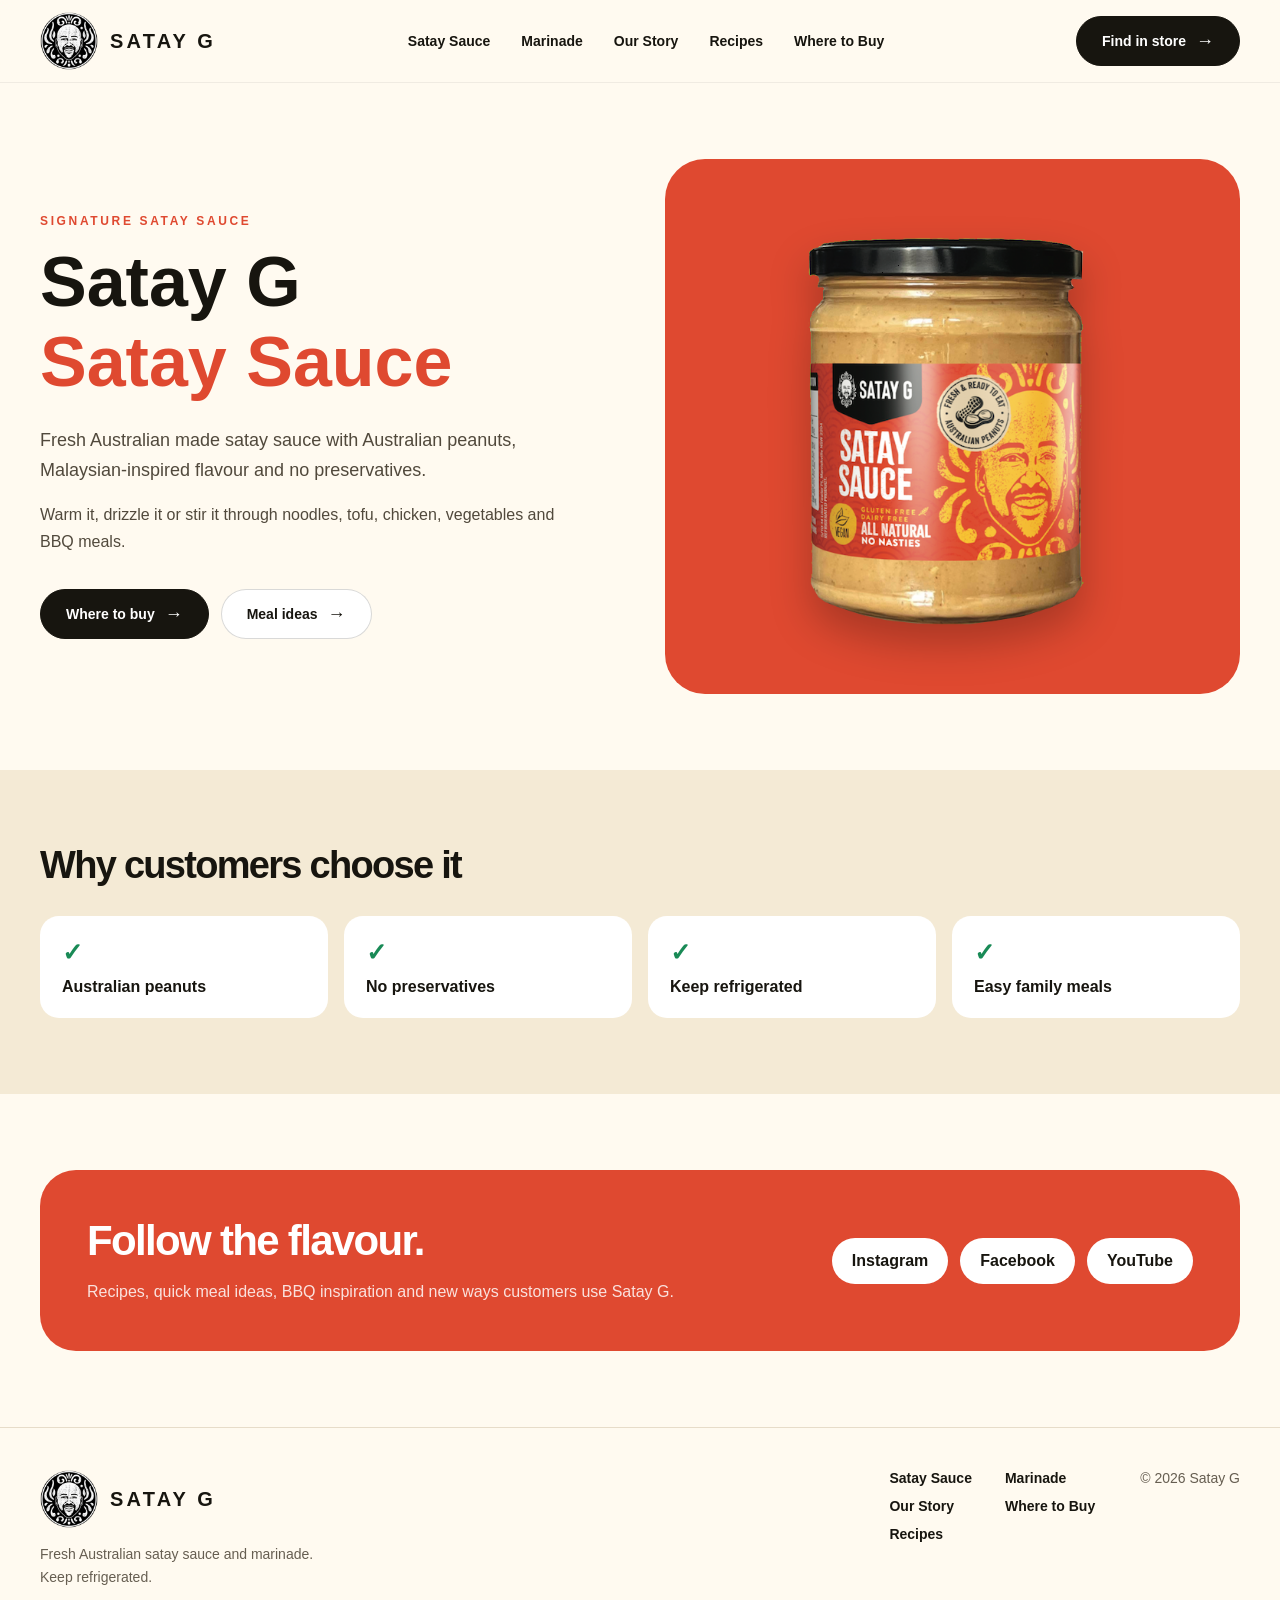
<file: satay-sauce/index.html>
<!doctype html>
<html lang="en">
  <head>
    <meta charset="utf-8" />
    <meta name="viewport" content="width=device-width, initial-scale=1" />
    <meta name="referrer" content="strict-origin-when-cross-origin" />
    <meta http-equiv="X-Content-Type-Options" content="nosniff" />
    <meta
      http-equiv="Content-Security-Policy"
      content="default-src 'self'; script-src 'self'; style-src 'self' 'unsafe-inline'; img-src 'self'; font-src 'self'; connect-src 'self'; form-action 'none'; frame-ancestors 'none'; base-uri 'self'; upgrade-insecure-requests"
    />
    <title>Satay Sauce | Satay G Fresh Australian Made</title>
    <meta
      name="description"
      content="Fresh Australian made satay sauce with Australian peanuts, Malaysian-inspired flavour and no preservatives."
    />
    <link rel="canonical" href="https://www.satayg.com/satay-sauce/" />
    <link rel="icon" href="/assets/images/favicon.ico" sizes="any" />
    <link rel="icon" type="image/png" href="/assets/images/favicon-32.png" />
    <link rel="apple-touch-icon" href="/assets/images/apple-touch-icon.png" />
    <meta property="og:type" content="website" />
    <meta property="og:title" content="Satay Sauce | Satay G Fresh Australian Made" />
    <meta
      property="og:description"
      content="Fresh Australian made satay sauce with Australian peanuts, Malaysian-inspired flavour and no preservatives."
    />
    <meta property="og:url" content="https://www.satayg.com/satay-sauce/" />
    <meta property="og:image" content="https://www.satayg.com/assets/images/satay-sauce.png" />
    <meta name="twitter:card" content="summary_large_image" />
    <link rel="stylesheet" href="/assets/css/styles.css" />
    <script type="application/ld+json">
      {
        "@context": "https://schema.org",
        "@type": "Product",
        "name": "Satay G Satay Sauce",
        "image": ["https://www.satayg.com/assets/images/satay-sauce.png"],
        "description": "Fresh Australian made satay sauce with Australian peanuts, Malaysian-inspired flavour and no preservatives.",
        "brand": { "@type": "Brand", "name": "Satay G" },
        "category": "Refrigerated satay sauce",
        "url": "https://www.satayg.com/satay-sauce/"
      }
    </script>
  </head>
  <body>
    <header class="site-header">
      <div class="container header-inner">
        <a class="brand" href="/" aria-label="Satay G home"
          ><img
            class="brand-mark spin"
            src="/assets/images/satay-g-mark.png"
            alt="Satay G emblem"
          /><span>SATAY G</span></a
        >
        <nav class="nav" aria-label="Main navigation">
          <a href="/satay-sauce/">Satay Sauce</a><a href="/lemongrass-marinade/">Marinade</a
          ><a href="/our-story/">Our Story</a><a href="/recipes/">Recipes</a
          ><a href="/where-to-buy/">Where to Buy</a>
        </nav>
        <div class="header-cta">
          <a class="button primary" href="/where-to-buy/"
            >Find in store <span class="arrow">→</span></a
          >
        </div>
        <button
          class="mobile-toggle"
          type="button"
          data-menu-toggle
          aria-expanded="false"
          aria-label="Open menu"
        >
          ☰
        </button>
      </div>
      <nav class="container mobile-nav" data-mobile-nav aria-label="Mobile navigation">
        <a href="/satay-sauce/">Satay Sauce</a><a href="/lemongrass-marinade/">Marinade</a
        ><a href="/our-story/">Our Story</a><a href="/recipes/">Recipes</a
        ><a href="/where-to-buy/">Where to Buy</a>
      </nav>
    </header>
    <main>
      <section class="section">
        <div class="container product-detail">
          <div>
            <p class="kicker">SIGNATURE SATAY SAUCE</p>
            <h1 class="title" style="font-size: clamp(48px, 5.5vw, 70px); margin: 0">
              Satay G<br /><span style="color: #df4930">Satay Sauce</span>
            </h1>
            <p class="lead" style="margin-top: 24px">
              Fresh Australian made satay sauce with Australian peanuts, Malaysian-inspired flavour
              and no preservatives.
            </p>
            <p class="lead" style="margin-top: 17px; font-size: 16px">
              Warm it, drizzle it or stir it through noodles, tofu, chicken, vegetables and BBQ
              meals.
            </p>
            <div class="actions">
              <a class="button primary" href="/where-to-buy/"
                >Where to buy <span class="arrow">→</span></a
              ><a class="button" href="/recipes/">Meal ideas <span class="arrow">→</span></a>
            </div>
          </div>
          <div class="product-stage" style="background: #df4930">
            <img src="/assets/images/satay-sauce.png" alt="Satay G Satay Sauce jar" />
          </div>
        </div>
      </section>
      <section class="section sand">
        <div class="container">
          <h2 class="title" style="font-size: 38px">Why customers choose it</h2>
          <div class="feature-grid">
            <div class="feature-item"><span>✓</span>Australian peanuts</div>
            <div class="feature-item"><span>✓</span>No preservatives</div>
            <div class="feature-item"><span>✓</span>Keep refrigerated</div>
            <div class="feature-item"><span>✓</span>Easy family meals</div>
          </div>
        </div>
      </section>
      <section class="section">
        <div class="container">
          <div class="social-panel">
            <div>
              <h2>Follow the flavour.</h2>
              <p>Recipes, quick meal ideas, BBQ inspiration and new ways customers use Satay G.</p>
            </div>
            <div class="social-buttons">
              <a
                class="social-button"
                target="_blank"
                rel="noopener noreferrer"
                href="https://www.instagram.com/satay_g"
                >Instagram</a
              ><a
                class="social-button"
                target="_blank"
                rel="noopener noreferrer"
                href="https://www.facebook.com/satayg"
                >Facebook</a
              ><a
                class="social-button"
                target="_blank"
                rel="noopener noreferrer"
                href="https://www.youtube.com/@satayg"
                >YouTube</a
              >
            </div>
          </div>
        </div>
      </section>
    </main>
    <footer class="site-footer">
      <div class="container footer-grid">
        <div>
          <a class="brand" href="/"
            ><img
              class="brand-mark"
              src="/assets/images/satay-g-mark.png"
              alt="Satay G emblem"
            /><span>SATAY G</span></a
          >
          <p class="footer-copy">Fresh Australian satay sauce and marinade. Keep refrigerated.</p>
        </div>
        <nav class="footer-links" aria-label="Footer navigation">
          <a href="/satay-sauce/">Satay Sauce</a><a href="/lemongrass-marinade/">Marinade</a
          ><a href="/our-story/">Our Story</a><a href="/where-to-buy/">Where to Buy</a
          ><a href="/recipes/">Recipes</a>
        </nav>
        <div class="copyright">© 2026 Satay G</div>
      </div>
    </footer>
    <script src="/assets/js/main.js"></script>
  </body>
</html>
</file>
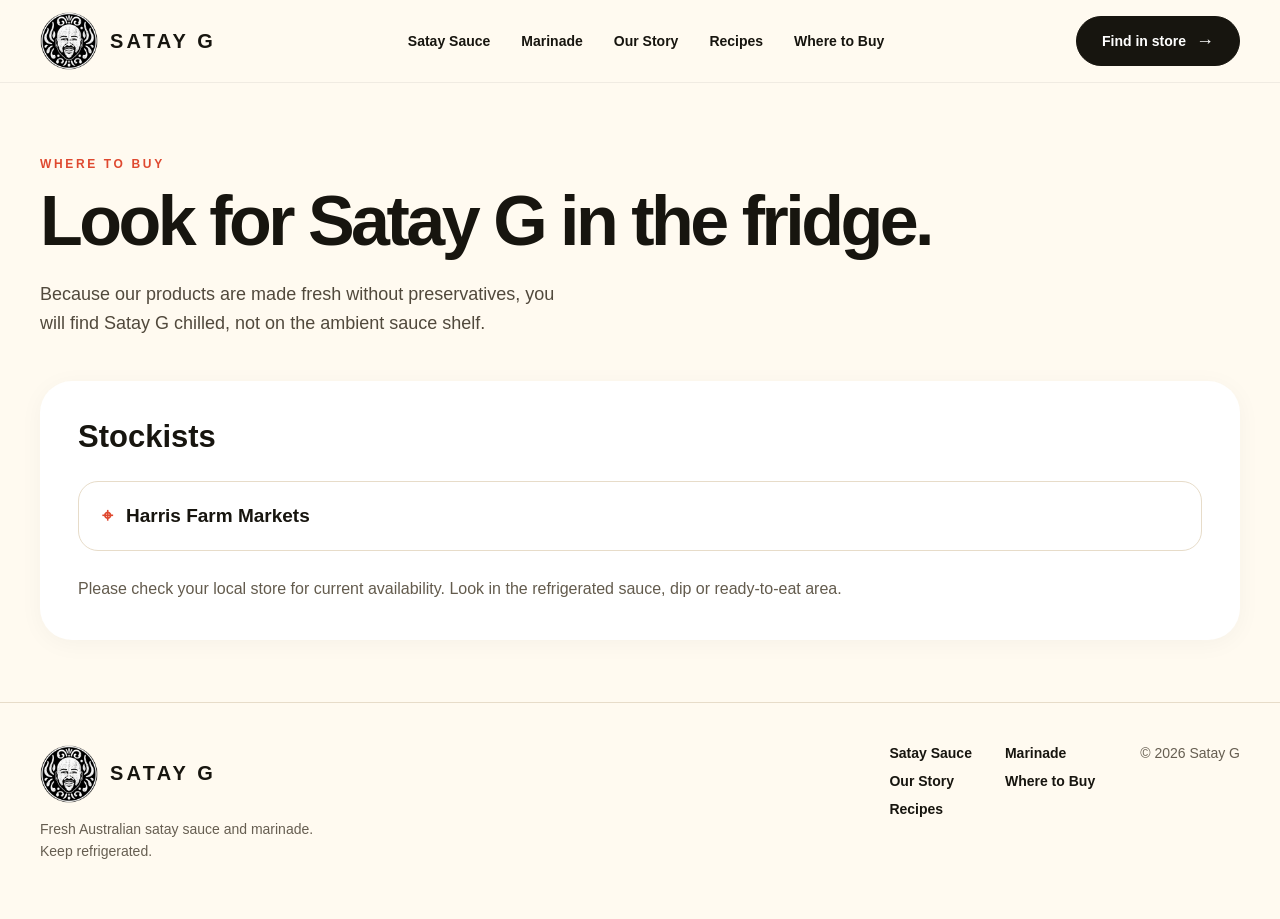
<file: stores/index.html>
<!doctype html>
<html lang="en">
  <head>
    <meta charset="utf-8" />
    <meta name="viewport" content="width=device-width, initial-scale=1" />
    <meta http-equiv="refresh" content="0; url=/where-to-buy/" />
    <link rel="canonical" href="https://www.satayg.com/where-to-buy/" />
    <title>Redirecting to Where to Buy | Satay G</title>
    <script>
      location.replace("/where-to-buy/");
    </script>
  </head>
  <body>
    <p><a href="/where-to-buy/">Continue to Where to Buy</a></p>
  </body>
</html>
</file>
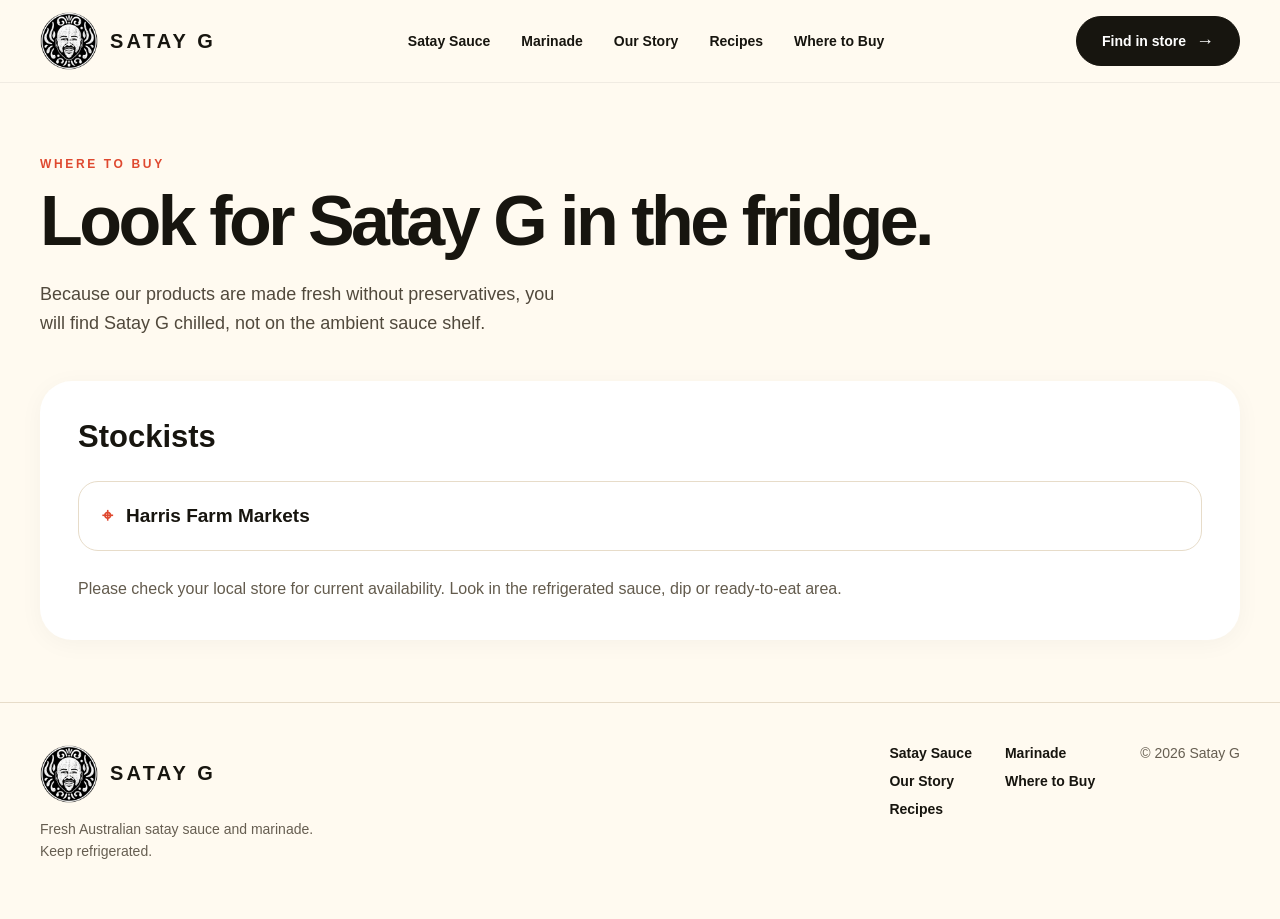
<file: where-to-buy/index.html>
<!doctype html>
<html lang="en">
  <head>
    <meta charset="utf-8" />
    <meta name="viewport" content="width=device-width, initial-scale=1" />
    <meta name="referrer" content="strict-origin-when-cross-origin" />
    <meta http-equiv="X-Content-Type-Options" content="nosniff" />
    <meta
      http-equiv="Content-Security-Policy"
      content="default-src 'self'; script-src 'self'; style-src 'self' 'unsafe-inline'; img-src 'self'; font-src 'self'; connect-src 'self'; form-action 'none'; frame-ancestors 'none'; base-uri 'self'; upgrade-insecure-requests"
    />
    <title>Where to Buy Satay G | Fresh in the Fridge</title>
    <meta
      name="description"
      content="Find Satay G fresh refrigerated Satay Sauce and Lemongrass Marinade in the chilled section at Harris Farm Markets."
    />
    <link rel="canonical" href="https://www.satayg.com/where-to-buy/" />
    <link rel="icon" href="/assets/images/favicon.ico" sizes="any" />
    <link rel="icon" type="image/png" href="/assets/images/favicon-32.png" />
    <link rel="apple-touch-icon" href="/assets/images/apple-touch-icon.png" />
    <meta property="og:type" content="website" />
    <meta property="og:title" content="Where to Buy Satay G | Fresh in the Fridge" />
    <meta
      property="og:description"
      content="Find Satay G fresh refrigerated Satay Sauce and Lemongrass Marinade in the chilled section at Harris Farm Markets."
    />
    <meta property="og:url" content="https://www.satayg.com/where-to-buy/" />
    <meta
      property="og:image"
      content="https://www.satayg.com/assets/images/australian-peanuts.webp"
    />
    <meta name="twitter:card" content="summary_large_image" />
    <link rel="stylesheet" href="/assets/css/styles.css" />
  </head>
  <body>
    <header class="site-header">
      <div class="container header-inner">
        <a class="brand" href="/" aria-label="Satay G home"
          ><img
            class="brand-mark spin"
            src="/assets/images/satay-g-mark.png"
            alt="Satay G emblem"
          /><span>SATAY G</span></a
        >
        <nav class="nav" aria-label="Main navigation">
          <a href="/satay-sauce/">Satay Sauce</a><a href="/lemongrass-marinade/">Marinade</a
          ><a href="/our-story/">Our Story</a><a href="/recipes/">Recipes</a
          ><a href="/where-to-buy/">Where to Buy</a>
        </nav>
        <div class="header-cta">
          <a class="button primary" href="/where-to-buy/"
            >Find in store <span class="arrow">→</span></a
          >
        </div>
        <button
          class="mobile-toggle"
          type="button"
          data-menu-toggle
          aria-expanded="false"
          aria-label="Open menu"
        >
          ☰
        </button>
      </div>
      <nav class="container mobile-nav" data-mobile-nav aria-label="Mobile navigation">
        <a href="/satay-sauce/">Satay Sauce</a><a href="/lemongrass-marinade/">Marinade</a
        ><a href="/our-story/">Our Story</a><a href="/recipes/">Recipes</a
        ><a href="/where-to-buy/">Where to Buy</a>
      </nav>
    </header>
    <main>
      <section class="inner-hero">
        <div class="container">
          <p class="kicker">WHERE TO BUY</p>
          <h1>Look for Satay G in the fridge.</h1>
          <p class="lead">
            Because our products are made fresh without preservatives, you will find Satay G
            chilled, not on the ambient sauce shelf.
          </p>
          <div class="stockist-card">
            <h2>Stockists</h2>
            <a
              class="stockist"
              href="https://www.harrisfarm.com.au/pages/our-stores"
              target="_blank"
              rel="noopener noreferrer"
              ><span class="red">⌖</span> Harris Farm Markets</a
            >
            <p>
              Please check your local store for current availability. Look in the refrigerated
              sauce, dip or ready-to-eat area.
            </p>
          </div>
        </div>
      </section>
    </main>
    <footer class="site-footer">
      <div class="container footer-grid">
        <div>
          <a class="brand" href="/"
            ><img
              class="brand-mark"
              src="/assets/images/satay-g-mark.png"
              alt="Satay G emblem"
            /><span>SATAY G</span></a
          >
          <p class="footer-copy">Fresh Australian satay sauce and marinade. Keep refrigerated.</p>
        </div>
        <nav class="footer-links" aria-label="Footer navigation">
          <a href="/satay-sauce/">Satay Sauce</a><a href="/lemongrass-marinade/">Marinade</a
          ><a href="/our-story/">Our Story</a><a href="/where-to-buy/">Where to Buy</a
          ><a href="/recipes/">Recipes</a>
        </nav>
        <div class="copyright">© 2026 Satay G</div>
      </div>
    </footer>
    <script src="/assets/js/main.js"></script>
  </body>
</html>
</file>
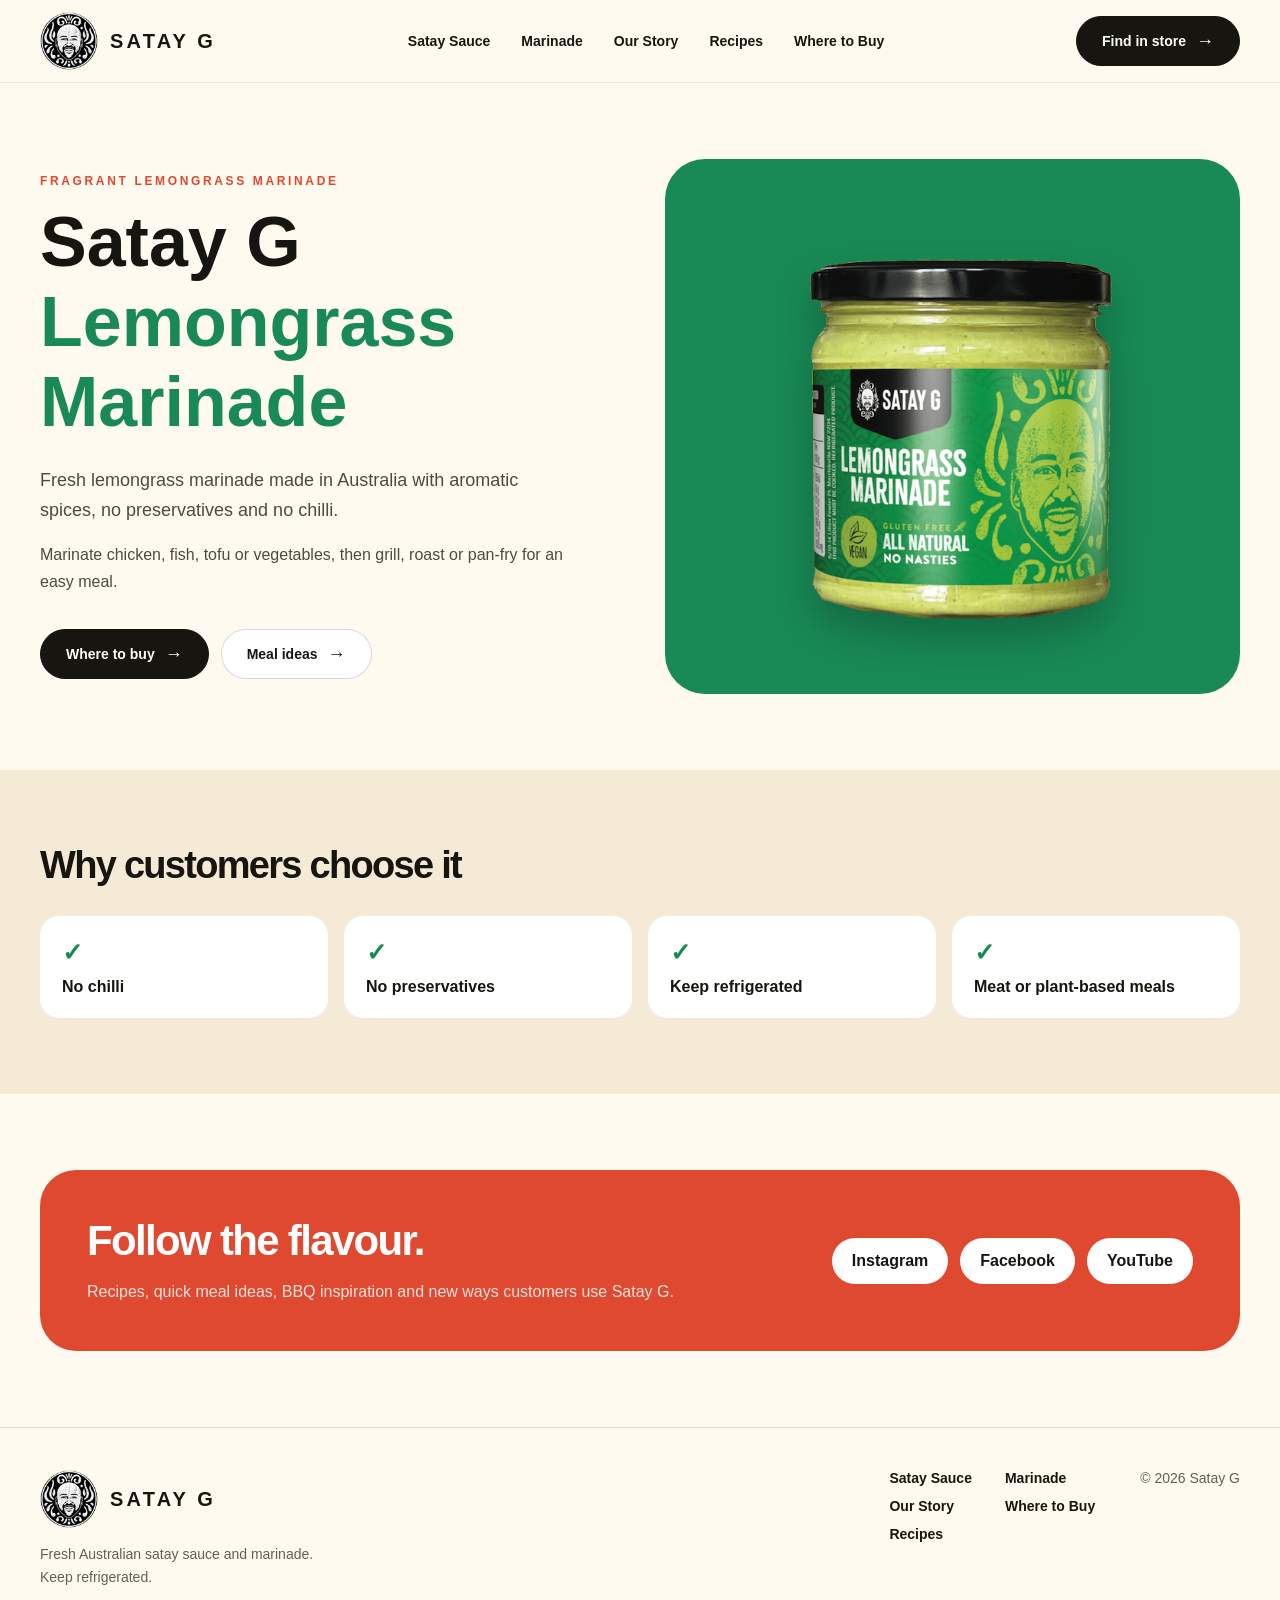
<file: product-page/satay-lemongrass-marinade/index.html>
<!doctype html>
<html lang="en">
  <head>
    <meta charset="utf-8" />
    <meta name="viewport" content="width=device-width, initial-scale=1" />
    <meta http-equiv="refresh" content="0; url=/lemongrass-marinade/" />
    <link rel="canonical" href="https://www.satayg.com/lemongrass-marinade/" />
    <title>Redirecting to Lemongrass Marinade | Satay G</title>
    <script>
      location.replace("/lemongrass-marinade/");
    </script>
  </head>
  <body>
    <p><a href="/lemongrass-marinade/">Continue to Lemongrass Marinade</a></p>
  </body>
</html>
</file>
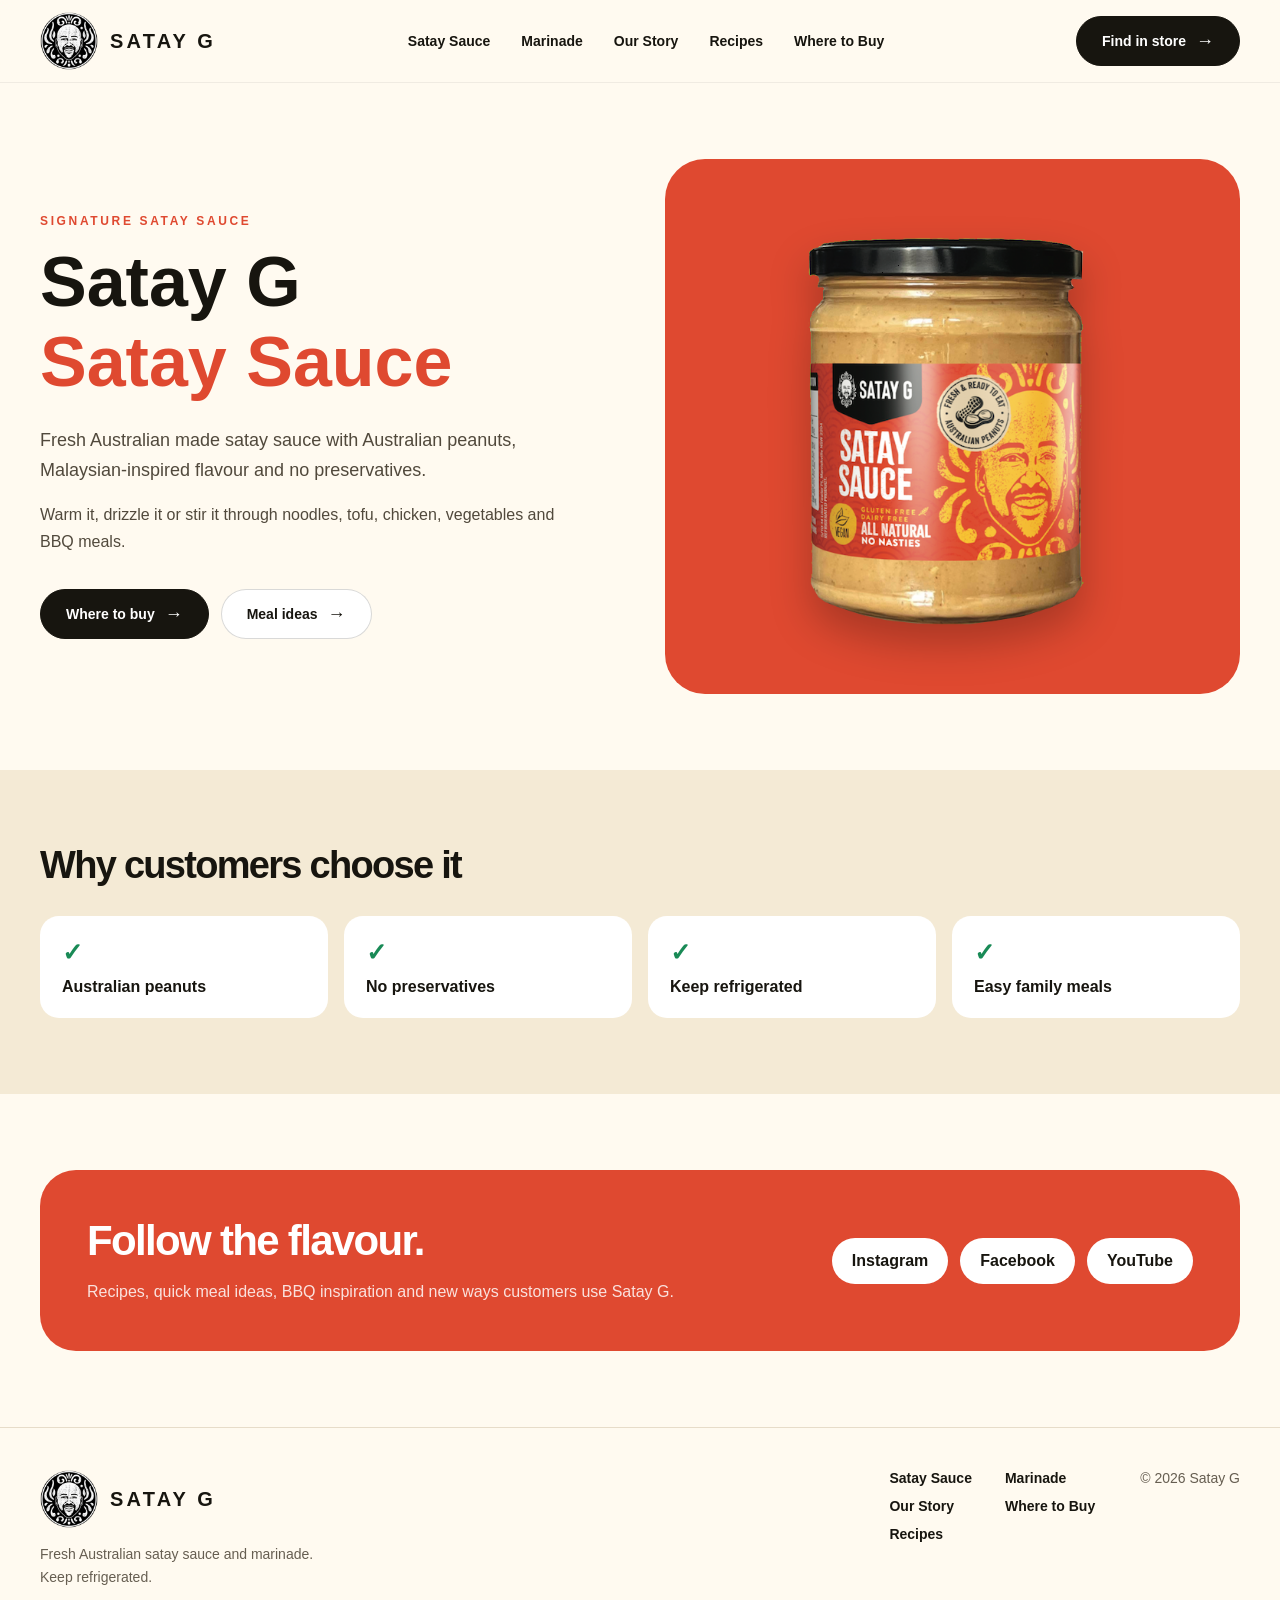
<file: product-page/satay-sauce/index.html>
<!doctype html>
<html lang="en">
  <head>
    <meta charset="utf-8" />
    <meta name="viewport" content="width=device-width, initial-scale=1" />
    <meta http-equiv="refresh" content="0; url=/satay-sauce/" />
    <link rel="canonical" href="https://www.satayg.com/satay-sauce/" />
    <title>Redirecting to Satay Sauce | Satay G</title>
    <script>
      location.replace("/satay-sauce/");
    </script>
  </head>
  <body>
    <p><a href="/satay-sauce/">Continue to Satay Sauce</a></p>
  </body>
</html>
</file>
<file: assets/css/styles.css>
:root{--ink:#17150f;--text:#51493c;--cream:#fffaf0;--sand:#f4ead5;--line:#e7dcc9;--red:#df4930;--green:#198a56;--yellow:#f5bb2d;--shadow:0 24px 60px rgba(40,28,12,.15)}*{box-sizing:border-box}html{scroll-behavior:smooth}body{margin:0;background:var(--cream);color:var(--ink);font-family:Inter,Arial,Helvetica,sans-serif}img{max-width:100%;display:block}a{color:inherit;text-decoration:none}.container{width:min(1200px,calc(100% - 40px));margin:0 auto}.site-header{position:sticky;top:0;z-index:50;border-bottom:1px solid rgba(0,0,0,.06);background:rgba(255,250,240,.94);backdrop-filter:blur(12px)}.header-inner{min-height:82px;display:flex;align-items:center;justify-content:space-between;gap:24px}.brand{display:flex;align-items:center;gap:12px;font-size:20px;font-weight:900;letter-spacing:.16em}.brand-mark{width:58px;height:58px;object-fit:contain}.brand-mark.spin{animation:spin 18s linear infinite}@keyframes spin{to{transform:rotate(360deg)}}.nav{display:flex;align-items:center;gap:31px;font-size:14px;font-weight:700}.nav a:hover,.footer-links a:hover{color:var(--red)}.button{display:inline-flex;align-items:center;gap:10px;border-radius:999px;padding:15px 25px;font-size:14px;font-weight:750;border:1px solid rgba(23,21,15,.16);background:#fff;color:var(--ink);transition:transform .2s,border-color .2s,background .2s}.button:hover{transform:translateY(-2px);border-color:var(--red)}.button.primary{background:var(--ink);border-color:var(--ink);color:#fff}.button.primary:hover{background:var(--red);border-color:var(--red)}.arrow{font-size:18px;line-height:1}.mobile-toggle{display:none;background:none;border:0;font-size:28px}.mobile-nav{display:none;padding:0 0 22px;font-weight:700;gap:18px;flex-direction:column}.hero{padding:62px 0 56px;overflow:hidden}.hero-grid{display:grid;grid-template-columns:1.02fr .98fr;gap:48px;align-items:center}.eyebrow{display:inline-flex;border-radius:999px;background:rgba(245,187,45,.19);padding:10px 16px;color:#995010;font-size:12px;font-weight:850;letter-spacing:.18em}.kicker{font-size:12px;font-weight:850;letter-spacing:.22em;color:var(--red);margin:0 0 14px}.hero h1{font-size:clamp(54px,6vw,82px);line-height:.97;letter-spacing:-.055em;margin:25px 0 20px;font-weight:900}.red{color:var(--red)}.lead{font-size:18px;line-height:1.65;color:var(--text);max-width:530px;margin:0}.actions{display:flex;flex-wrap:wrap;gap:12px;margin-top:34px}.hero-product{position:relative;min-height:555px;border-radius:50%;display:flex;align-items:end;justify-content:center;background:radial-gradient(circle,#fbdf87 0,#f8cf60 36%,rgba(245,187,45,.2) 68%,transparent 69%)}.hero-jars{display:flex;align-items:end;justify-content:center;gap:6px;position:relative;z-index:2;padding-bottom:30px}.hero-jar.sauce{height:460px;transform:rotate(-4deg)}.hero-jar.marinade{height:435px;transform:rotate(3deg)}.float-pill{position:absolute;background:white;border-radius:999px;padding:14px 16px;box-shadow:var(--shadow);font-size:11px;letter-spacing:.12em;font-weight:850;text-transform:uppercase;color:var(--red);right:18px;top:88px}.float-dark{position:absolute;background:var(--ink);color:white;border-radius:999px;padding:14px 17px;font-size:12px;font-weight:750;left:30px;bottom:90px}.ticker{background:var(--ink);color:#fff;overflow:hidden;padding:17px 0}.ticker-track{width:max-content;display:flex;gap:46px;animation:scroll 25s linear infinite;font-size:13px;font-weight:800;letter-spacing:.2em;text-transform:uppercase}.ticker-track span:before{content:'✦';color:var(--yellow);margin-right:46px}@keyframes scroll{to{transform:translateX(-33.33%)}}.section{padding:76px 0}.benefits{display:grid;grid-template-columns:repeat(4,1fr);gap:16px}.benefit{background:#fff;border:1px solid var(--line);border-radius:26px;padding:27px}.icon{font-size:28px;color:var(--red);display:block;margin-bottom:18px}.benefit h2{font-size:18px;margin:0 0 9px}.benefit p{font-size:14px;color:#635b4d;line-height:1.55;margin:0}.sand{background:var(--sand)}.section h2.title{font-size:clamp(38px,4.2vw,52px);line-height:1.05;letter-spacing:-.045em;margin:0}.product-grid{display:grid;grid-template-columns:repeat(2,1fr);gap:22px;margin-top:38px}.product-card{height:405px;position:relative;overflow:hidden;border-radius:34px;padding:37px;color:white}.product-card.sauce{background:var(--red)}.product-card.marinade{background:var(--green)}.product-copy{max-width:55%;position:relative;z-index:1}.product-copy h3{font-size:32px;line-height:1.05;margin:0 0 17px}.product-copy p{font-size:14px;line-height:1.62;color:rgba(255,255,255,.9);margin:0}.text-link{display:inline-flex;align-items:center;gap:8px;margin-top:26px;font-size:12px;font-weight:800;letter-spacing:.16em;text-transform:uppercase}.text-link:hover{color:var(--yellow)}.product-image{height:290px;width:auto;position:absolute;bottom:-12px;right:-5px;filter:drop-shadow(0 18px 15px rgba(0,0,0,.22))}.split{display:grid;grid-template-columns:.88fr 1.12fr;gap:52px;align-items:center}.split .lead{margin-top:20px}.feature-photo{position:relative;border-radius:34px;min-height:440px;overflow:hidden;background:var(--ink)}.feature-photo img{width:100%;height:100%;min-height:440px;object-fit:cover}.photo-overlay{position:absolute;inset:auto 0 0;padding:35px;color:#fff;background:linear-gradient(transparent,rgba(0,0,0,.78))}.tag{display:inline-flex;border-radius:999px;background:var(--yellow);color:var(--ink);font-size:11px;font-weight:900;letter-spacing:.12em;padding:8px 13px;text-transform:uppercase}.photo-overlay h3{font-size:30px;line-height:1.17;max-width:550px;margin:17px 0 0}.dark{background:var(--ink);color:white}.dark .kicker{color:var(--yellow)}.heading-flex{display:flex;justify-content:space-between;align-items:end;gap:26px}.recipe-grid{display:grid;grid-template-columns:repeat(3,1fr);gap:18px;margin-top:38px}.recipe-card{border-radius:26px;overflow:hidden;background:rgba(255,255,255,.055)}.recipe-card img{height:245px;width:100%;object-fit:cover}.recipe-body{padding:20px}.recipe-type{font-size:11px;color:var(--yellow);font-weight:850;letter-spacing:.18em}.recipe-body h3{font-size:21px;margin:10px 0 0}.story-grid{display:grid;grid-template-columns:1fr 1fr;gap:48px;align-items:center}.story-grid p{line-height:1.75;color:var(--text);font-size:17px;margin:0 0 26px}.social-panel{border-radius:36px;background:var(--red);color:white;padding:47px;display:flex;justify-content:space-between;align-items:center;gap:40px}.social-panel h2{font-size:42px;letter-spacing:-.04em;margin:0 0 14px}.social-panel p{margin:0;color:rgba(255,255,255,.84);line-height:1.6}.social-buttons{display:flex;gap:12px;flex-wrap:wrap}.social-button{padding:14px 20px;border-radius:999px;background:#fff;color:var(--ink);font-weight:750}.social-button:hover{background:var(--yellow)}.site-footer{border-top:1px solid var(--line);padding:42px 0}.footer-grid{display:grid;grid-template-columns:1fr auto auto;gap:45px;align-items:start}.footer-copy{font-size:14px;color:#665e51;line-height:1.6;margin-top:15px;max-width:290px}.footer-links{display:grid;grid-template-columns:repeat(2,auto);gap:12px 33px;font-size:14px;font-weight:700}.copyright{font-size:14px;color:#665e51}.inner-hero{padding:74px 0 62px}.inner-hero h1{font-size:clamp(48px,5.5vw,70px);max-width:900px;line-height:1.04;letter-spacing:-.05em;margin:14px 0 22px}.product-detail{display:grid;grid-template-columns:1fr 1fr;gap:50px;align-items:center}.product-stage{height:535px;border-radius:40px;display:flex;align-items:center;justify-content:center}.product-stage img{max-height:470px;width:auto;filter:drop-shadow(0 20px 20px rgba(0,0,0,.24))}.feature-grid{display:grid;grid-template-columns:repeat(4,1fr);gap:16px;margin-top:30px}.feature-item{border-radius:19px;background:#fff;padding:22px;font-weight:750}.feature-item span{display:block;color:var(--green);font-size:25px;margin-bottom:11px}.story-cards{display:grid;grid-template-columns:1fr 1fr;gap:22px;margin-top:42px}.story-card{border-radius:31px;padding:38px;color:#fff}.story-card:first-child{background:var(--red)}.story-card:last-child{background:var(--green)}.story-card h2{font-size:30px;margin:0 0 18px}.story-card p{font-size:16px;line-height:1.7;margin:0}.stockist-card{background:#fff;border-radius:32px;padding:38px;box-shadow:0 4px 25px rgba(20,17,10,.04);margin-top:42px}.stockist-card h2{font-size:31px;margin:0 0 26px}.stockist{border:1px solid var(--line);border-radius:20px;padding:23px;display:flex;gap:13px;align-items:center;font-size:19px;font-weight:800}.stockist:hover{color:var(--red);border-color:var(--red)}.stockist-card p{color:#635b4d;line-height:1.6;margin:25px 0 0}.pattern-strip{background-image:url('../images/brand-pattern.webp');background-position:center;background-size:cover}.patterns{min-height:200px}.small-section{padding:58px 0}@media(max-width:950px){.nav,.header-cta{display:none}.mobile-toggle{display:block}.mobile-nav.open{display:flex}.hero-grid,.split,.story-grid,.product-detail{grid-template-columns:1fr}.hero-product{min-height:460px;margin-top:20px}.hero-jar.sauce{height:380px}.hero-jar.marinade{height:355px}.benefits,.feature-grid{grid-template-columns:repeat(2,1fr)}.product-grid,.recipe-grid,.story-cards{grid-template-columns:1fr}.product-card{height:370px}.heading-flex,.social-panel{display:block}.social-buttons{margin-top:30px}.footer-grid{grid-template-columns:1fr}.product-stage{height:470px}}@media(max-width:600px){.container{width:min(100% - 32px,1200px)}.brand{font-size:17px}.brand-mark{width:50px;height:50px}.header-inner{min-height:72px}.hero{padding-top:44px}.hero-product{min-height:385px}.hero-jar.sauce{height:306px}.hero-jar.marinade{height:294px}.float-pill,.float-dark{display:none}.benefits,.feature-grid{grid-template-columns:1fr}.product-card{height:430px}.product-copy{max-width:100%}.product-image{height:224px}.recipe-card img{height:220px}.social-panel{padding:31px}.social-panel h2{font-size:36px}.inner-hero{padding-top:58px}}
</file>
